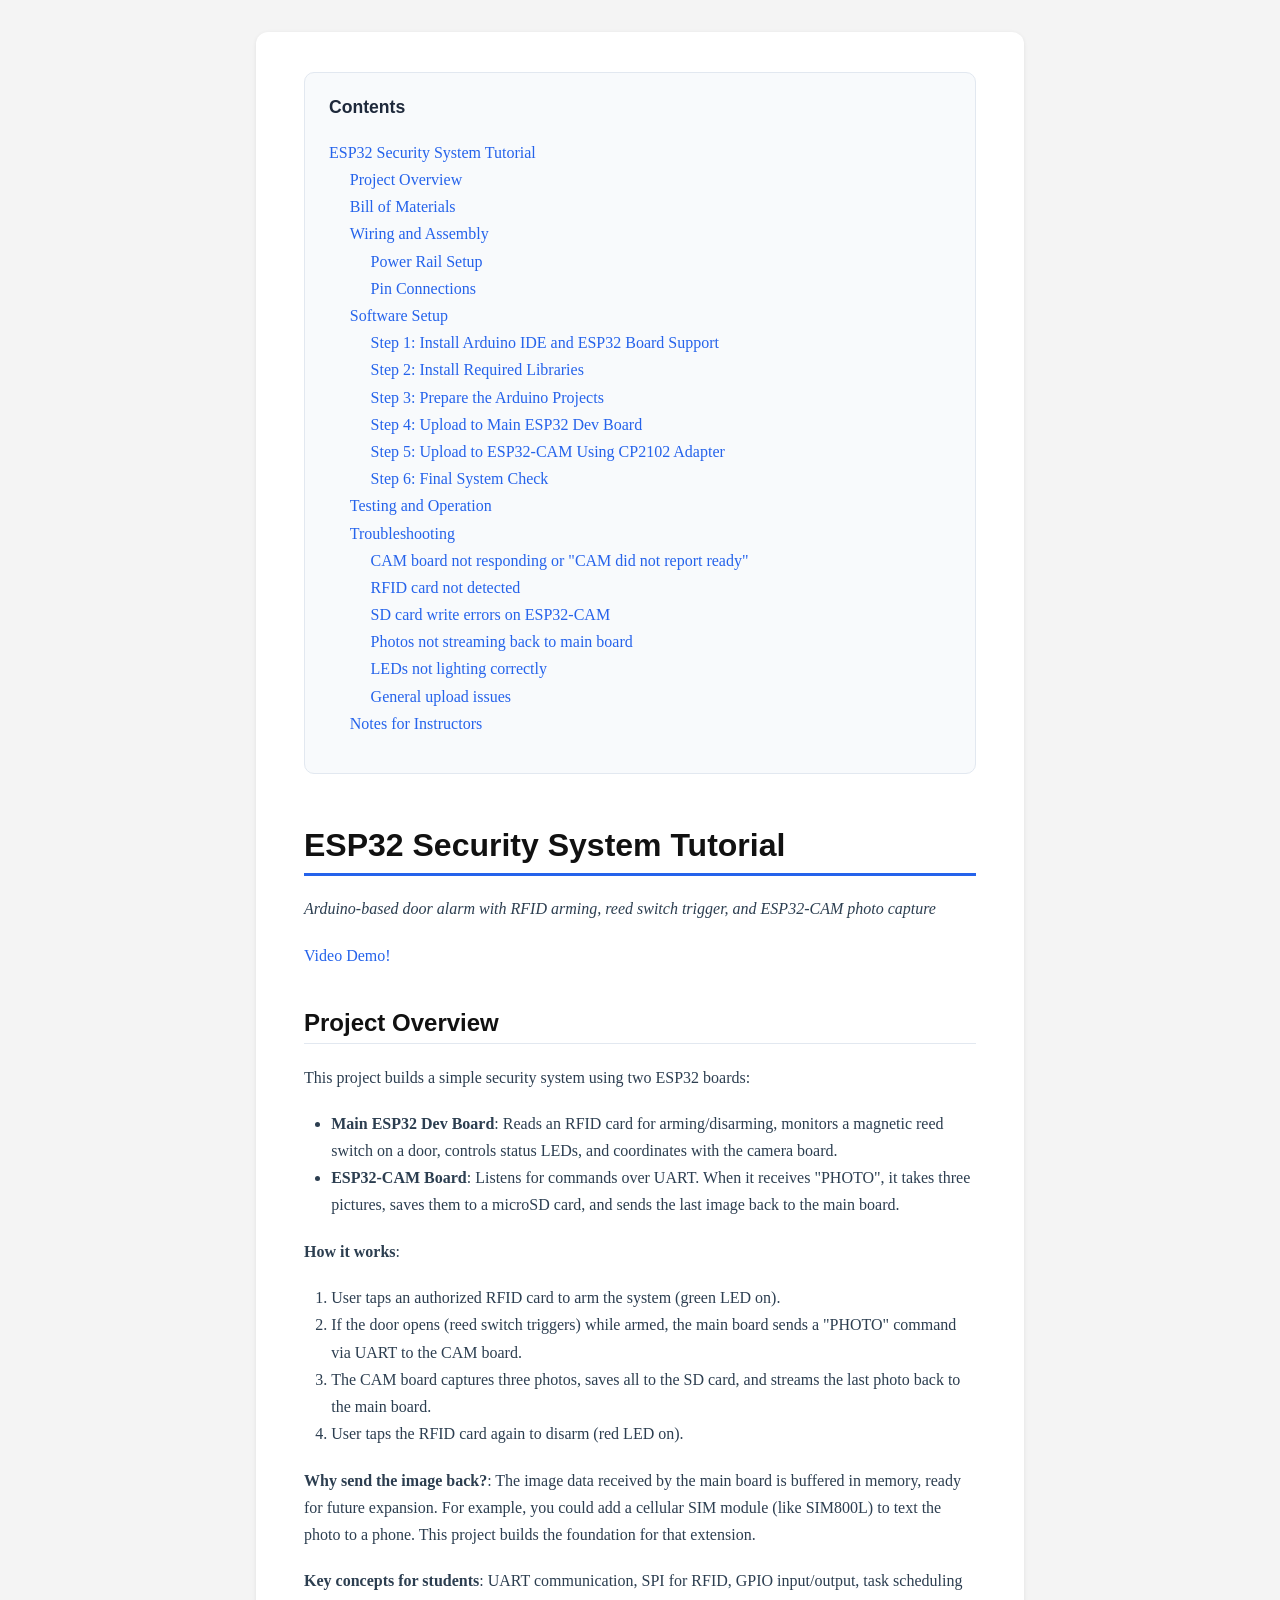
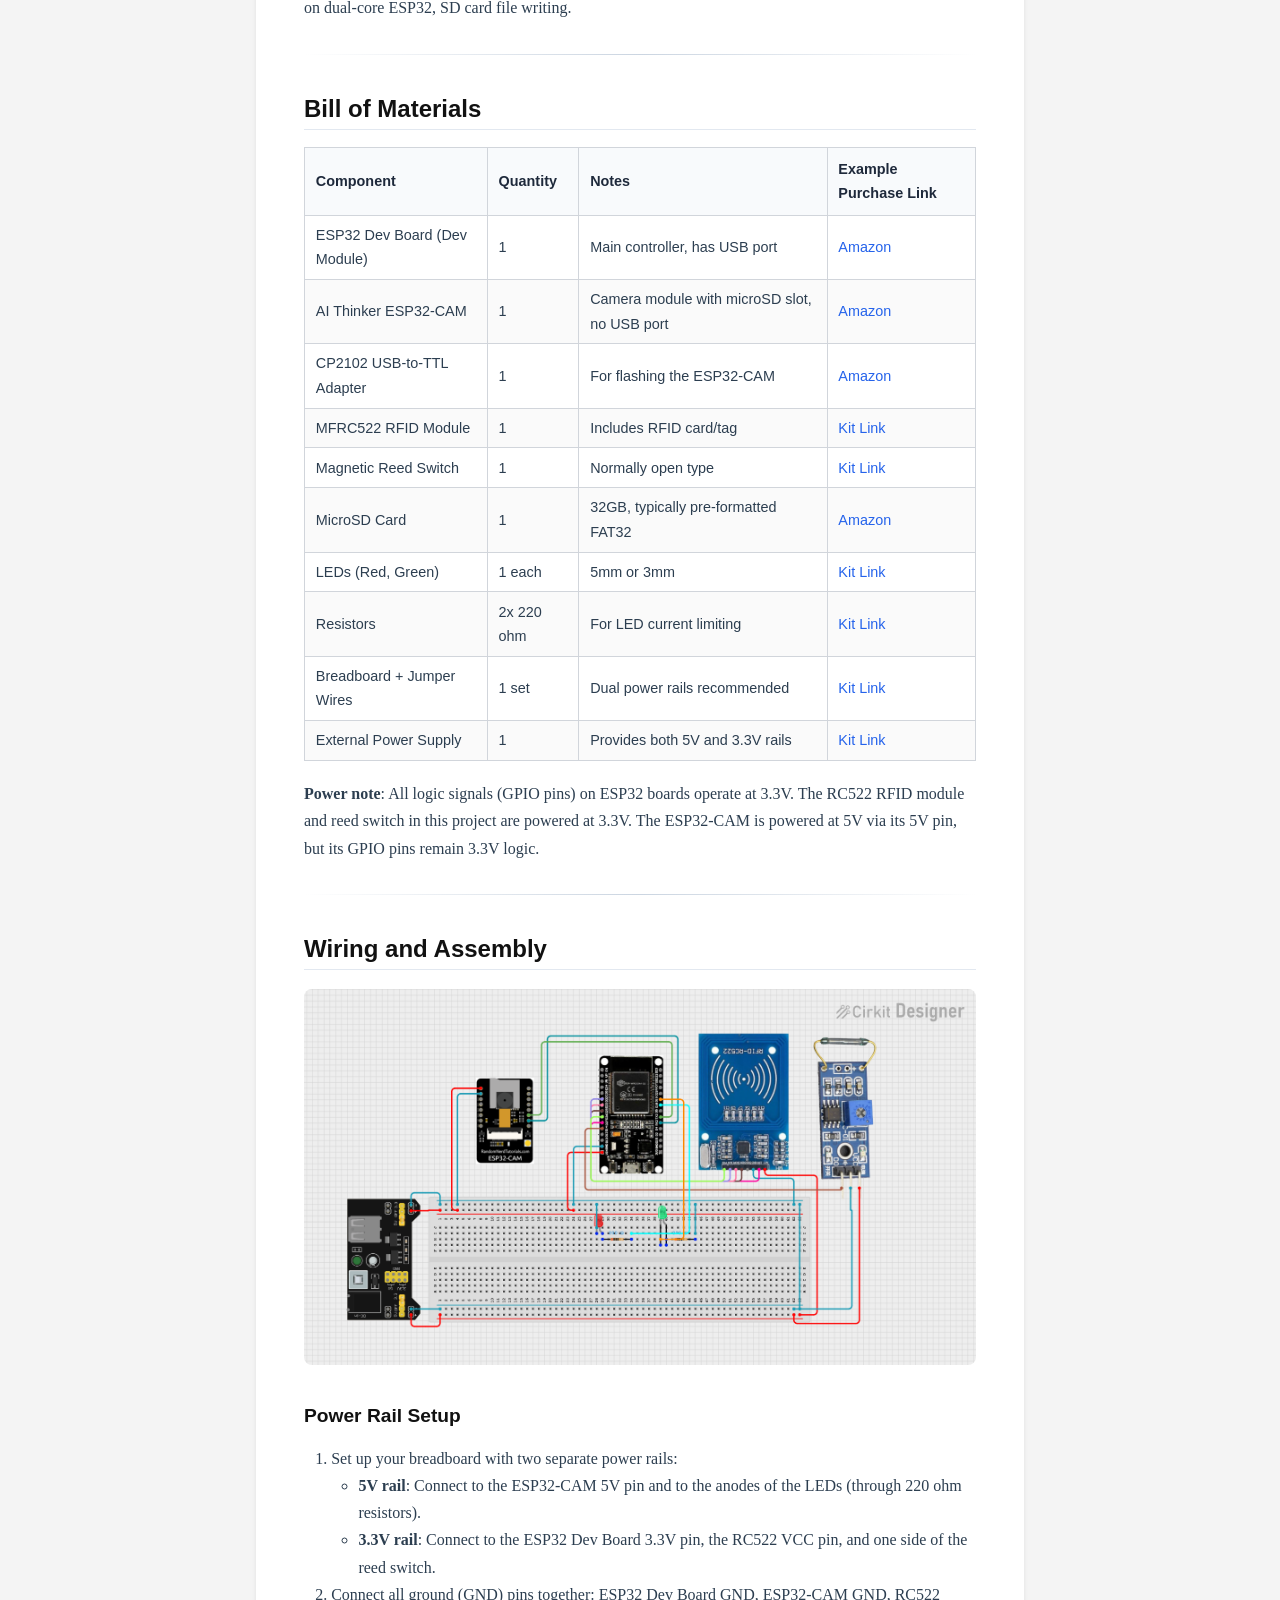
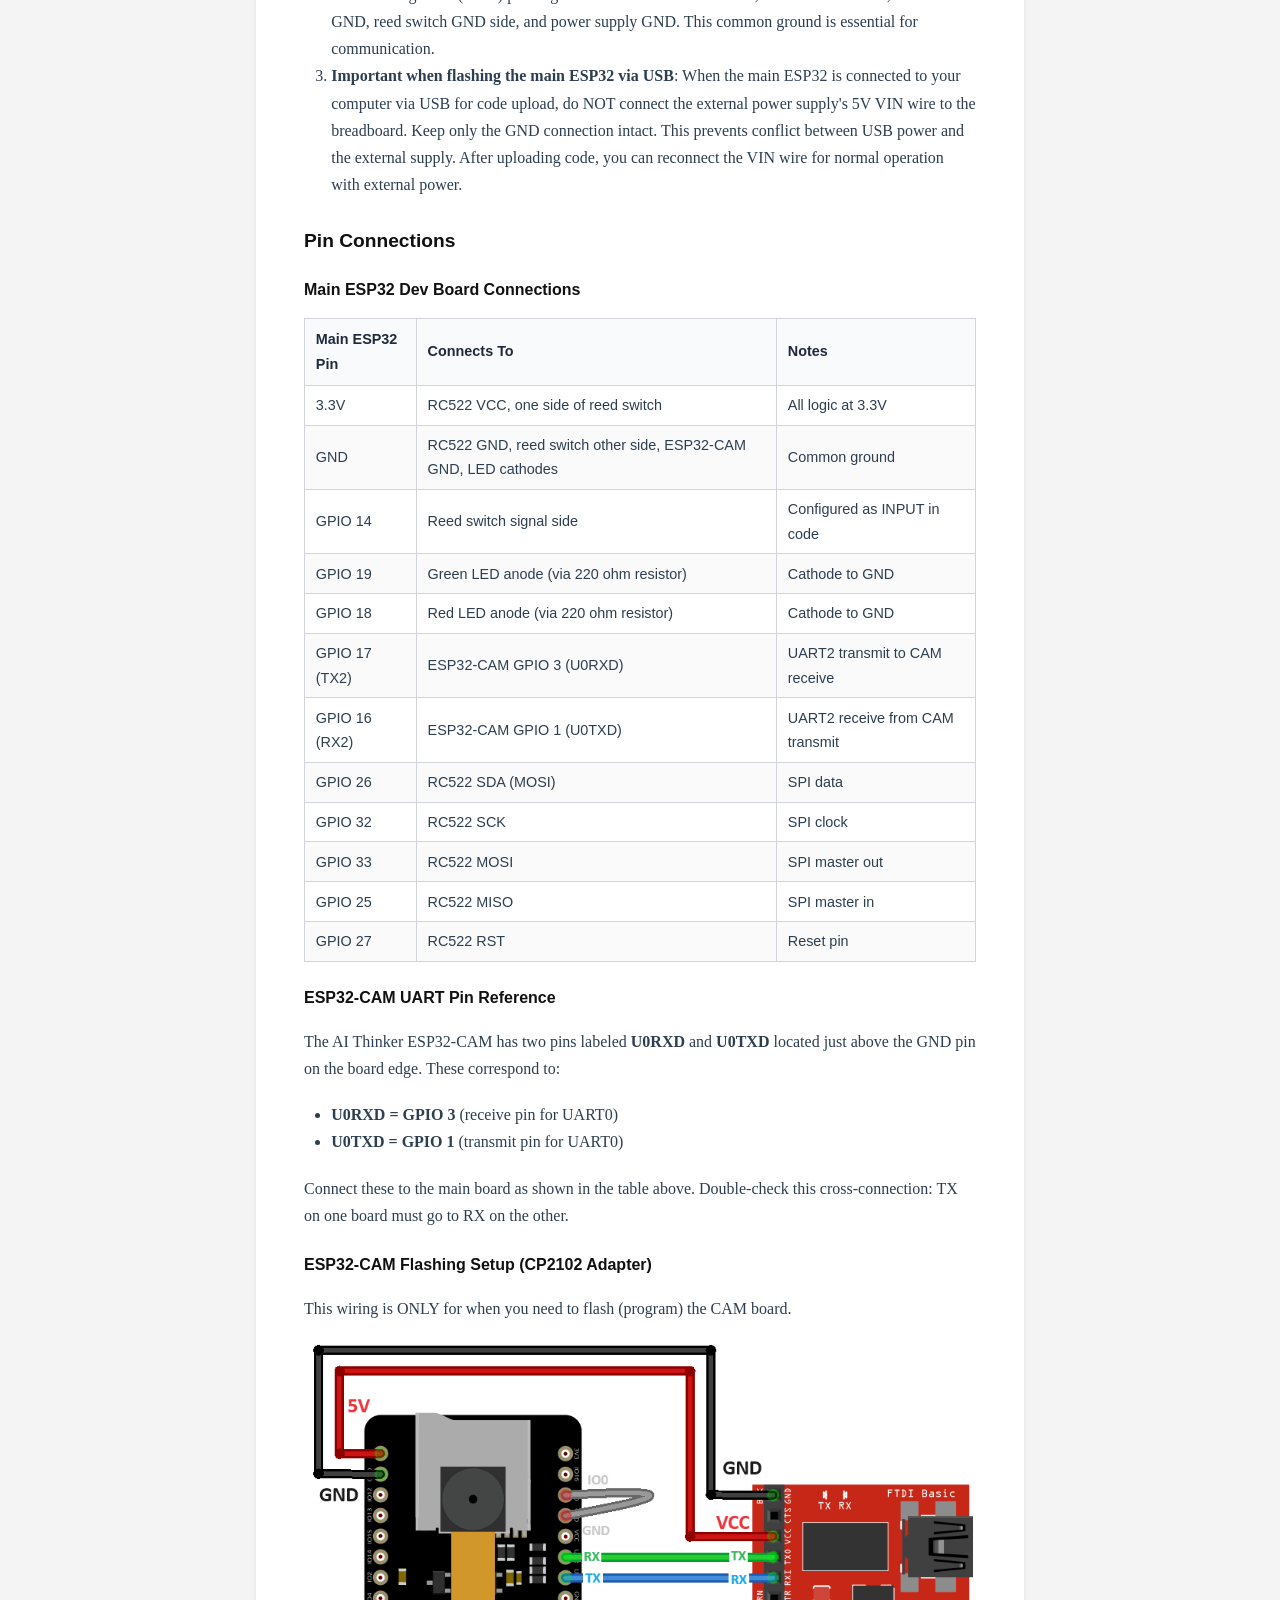
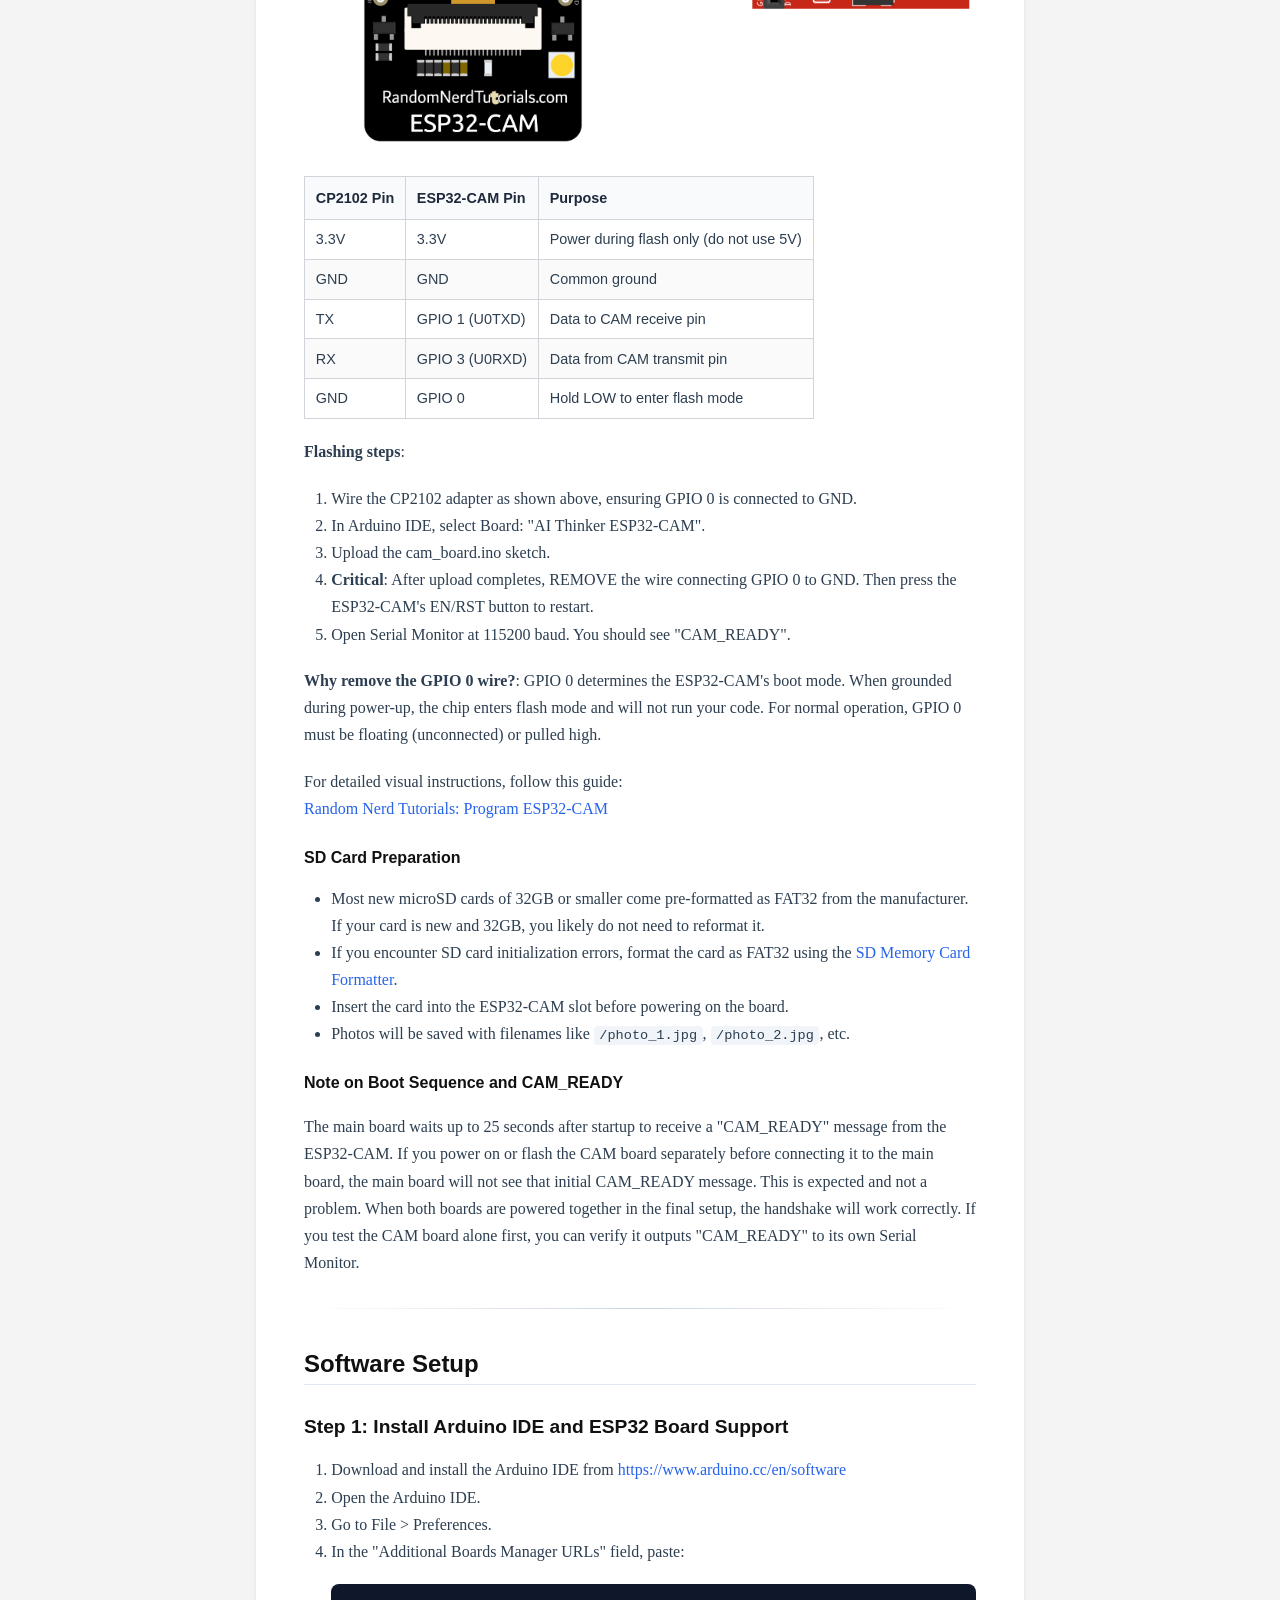
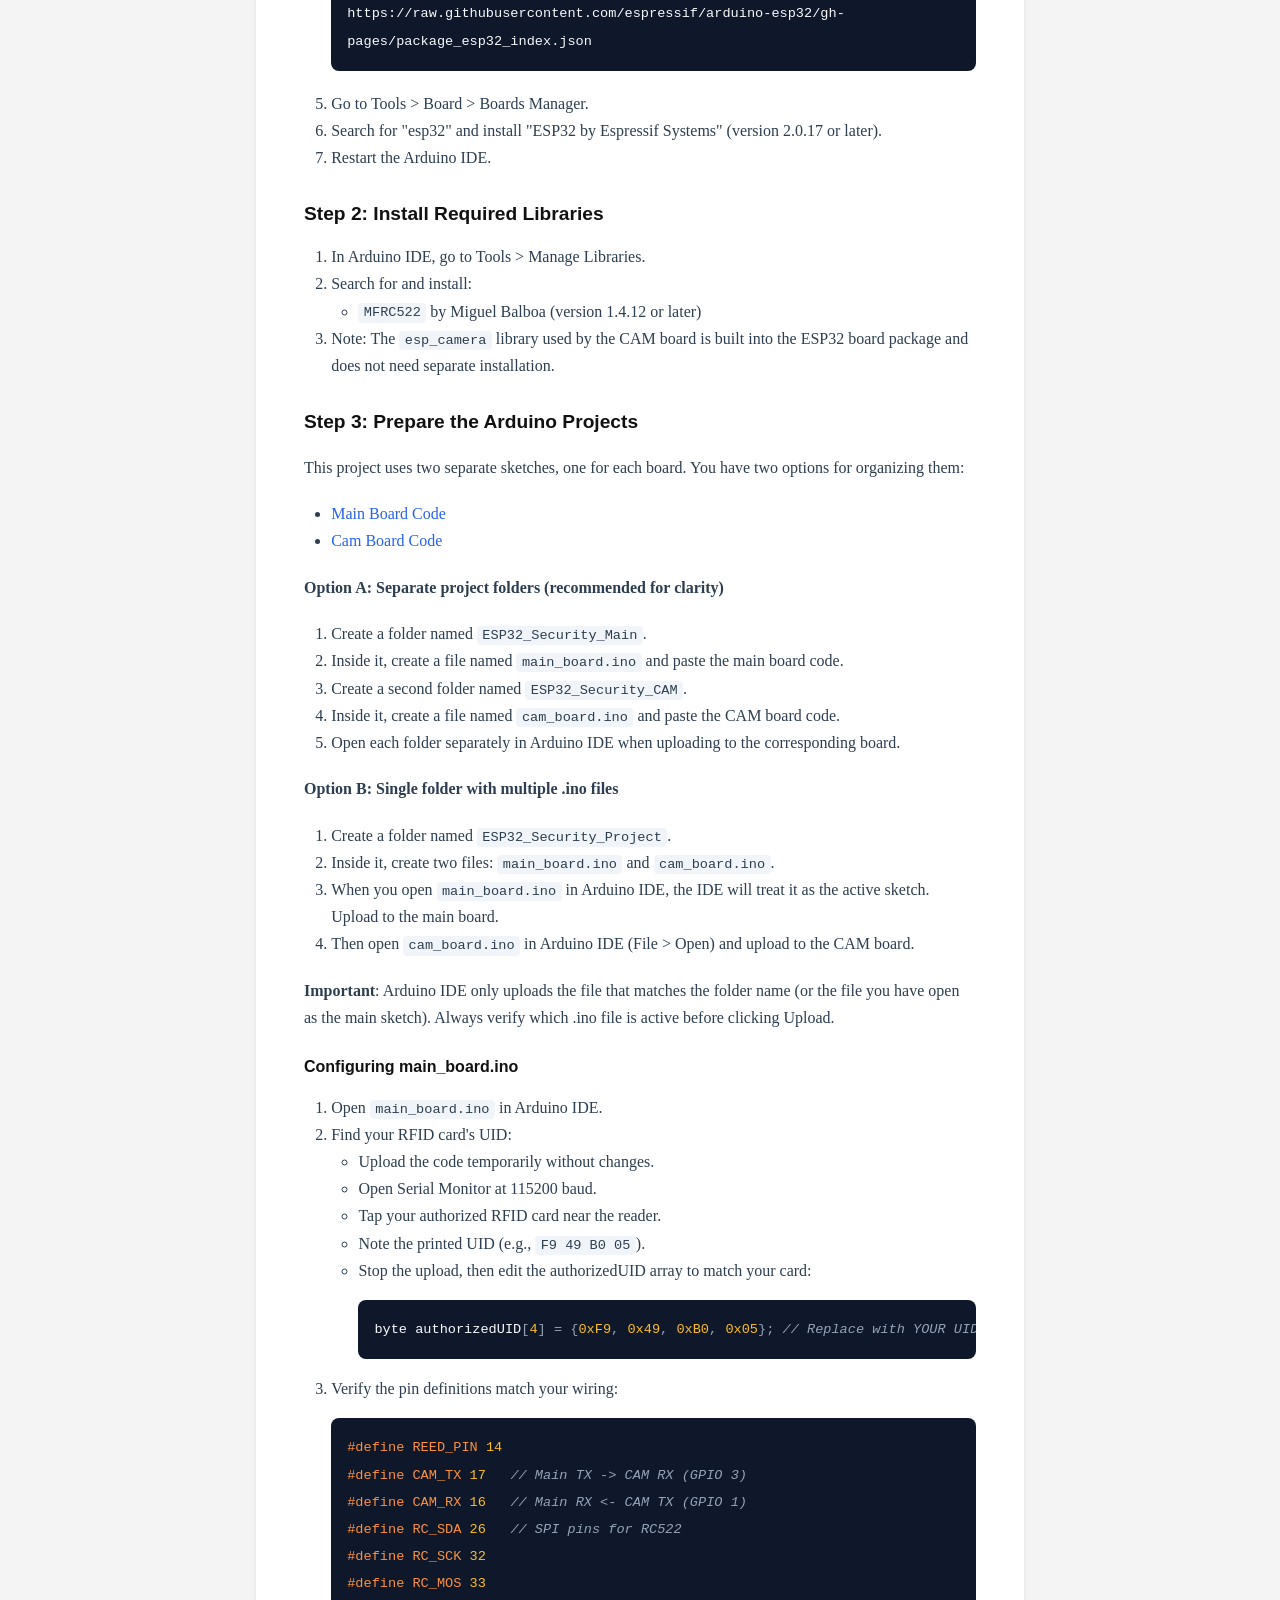
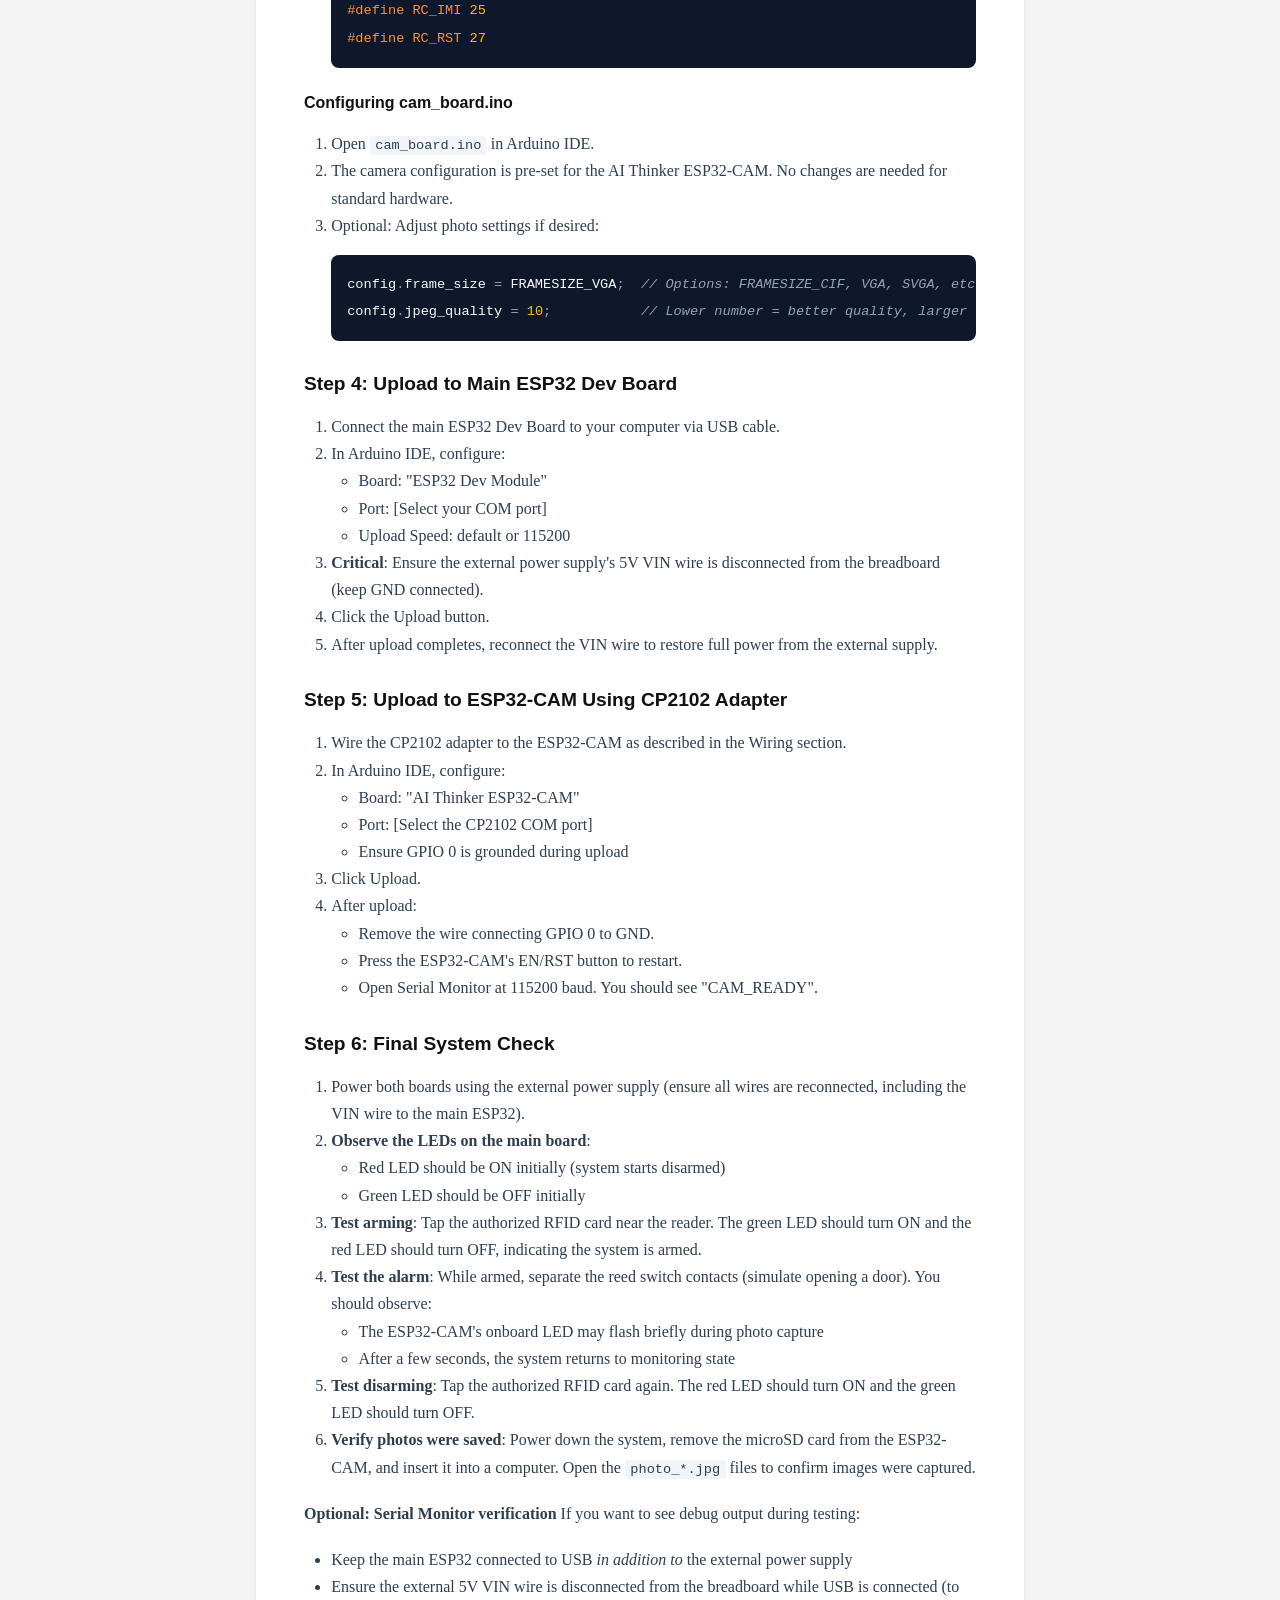
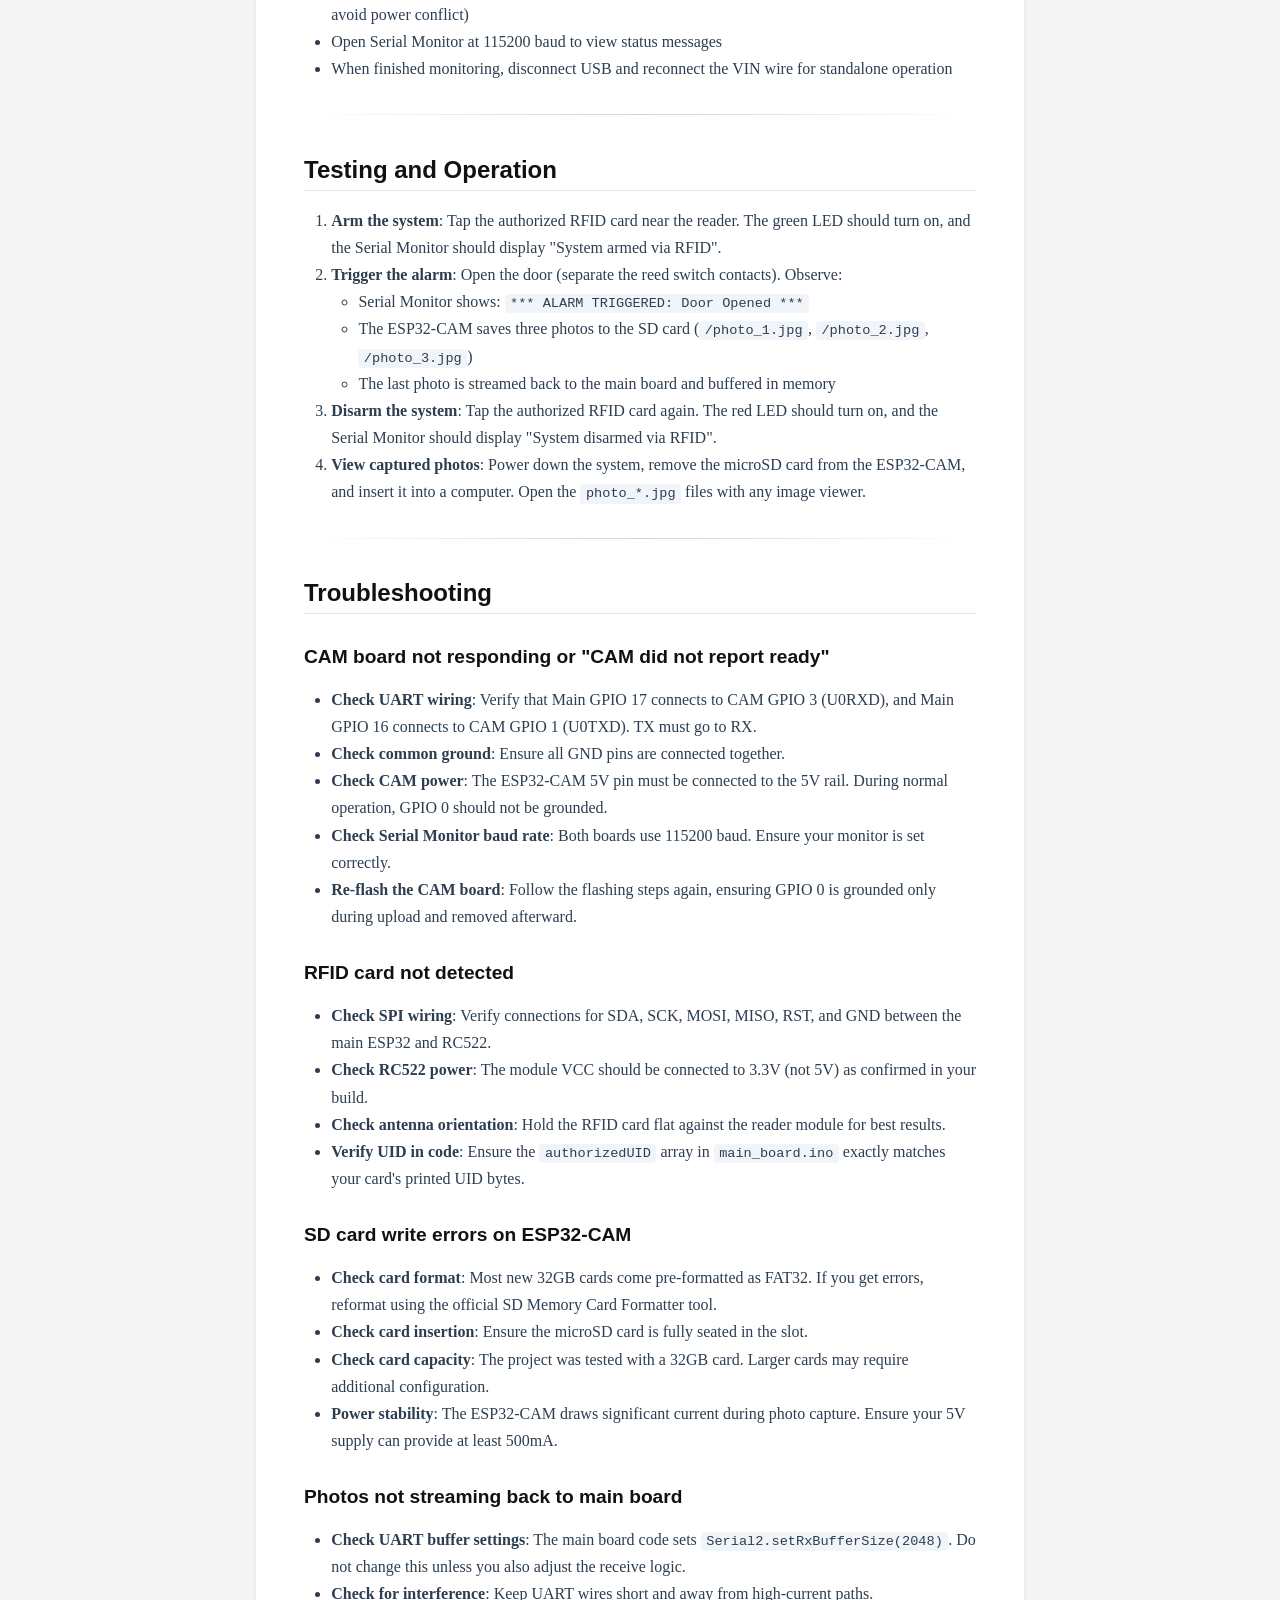
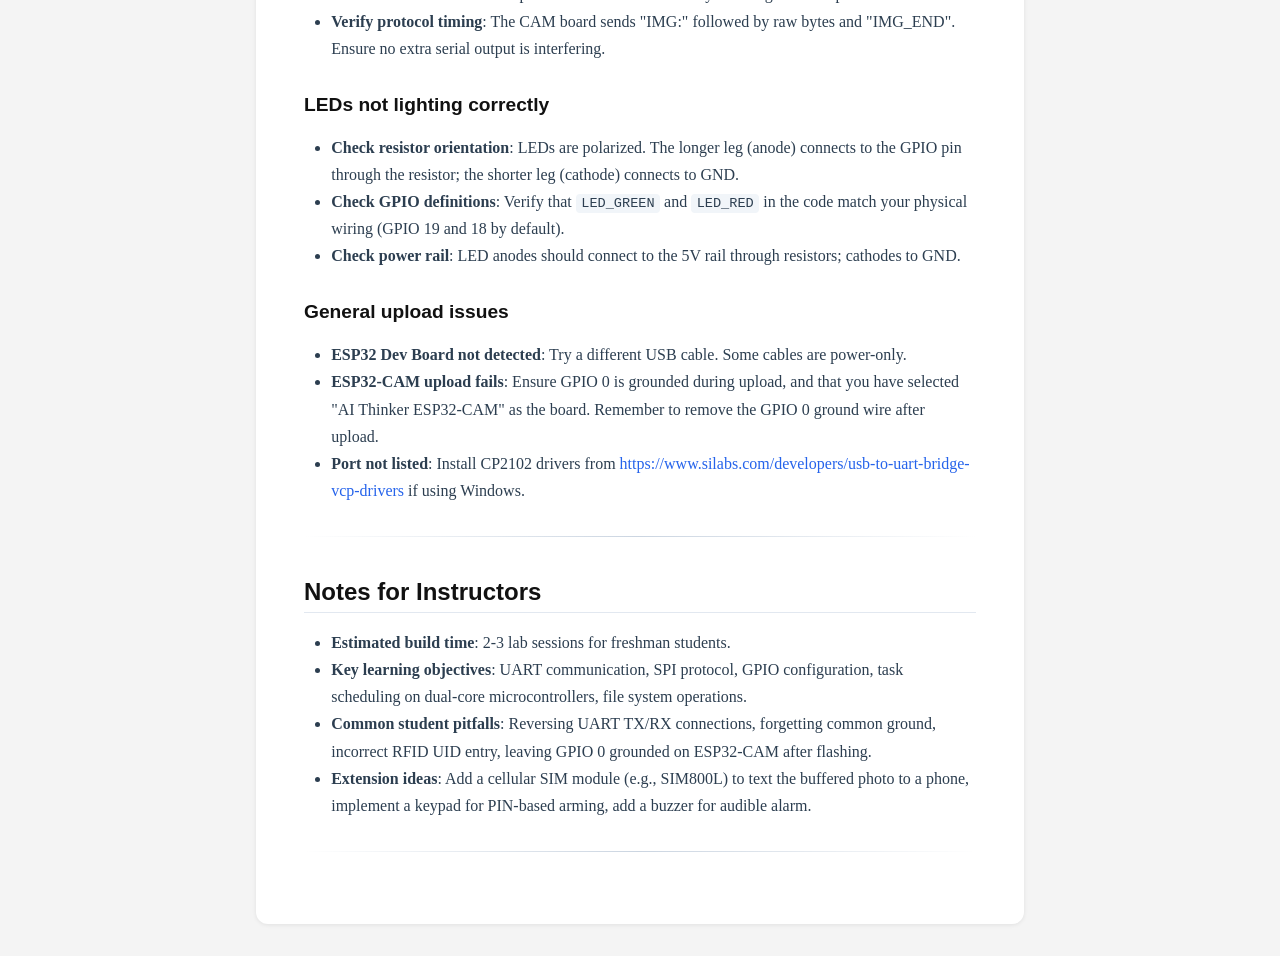
<file: index.html>
<!DOCTYPE html>
<html xmlns="http://www.w3.org/1999/xhtml" lang="" xml:lang="">
<head>
  <meta charset="utf-8" />
  <meta name="generator" content="pandoc" />
  <meta name="viewport" content="width=device-width, initial-scale=1.0, user-scalable=yes" />
  <title>tutorial</title>
  <style>
    code{white-space: pre-wrap;}
    span.smallcaps{font-variant: small-caps;}
    div.columns{display: flex; gap: min(4vw, 1.5em);}
    div.column{flex: auto; overflow-x: auto;}
    div.hanging-indent{margin-left: 1.5em; text-indent: -1.5em;}
    /* The extra [class] is a hack that increases specificity enough to
       override a similar rule in reveal.js */
    ul.task-list[class]{list-style: none;}
    ul.task-list li input[type="checkbox"] {
      font-size: inherit;
      width: 0.8em;
      margin: 0 0.8em 0.2em -1.6em;
      vertical-align: middle;
    }
    .display.math{display: block; text-align: center; margin: 0.5rem auto;}
    /* CSS for syntax highlighting */
    pre > code.sourceCode { white-space: pre; position: relative; }
    pre > code.sourceCode > span { line-height: 1.25; }
    pre > code.sourceCode > span:empty { height: 1.2em; }
    .sourceCode { overflow: visible; }
    code.sourceCode > span { color: inherit; text-decoration: inherit; }
    div.sourceCode { margin: 1em 0; }
    pre.sourceCode { margin: 0; }
    @media screen {
    div.sourceCode { overflow: auto; }
    }
    @media print {
    pre > code.sourceCode { white-space: pre-wrap; }
    pre > code.sourceCode > span { display: inline-block; text-indent: -5em; padding-left: 5em; }
    }
    pre.numberSource code
      { counter-reset: source-line 0; }
    pre.numberSource code > span
      { position: relative; left: -4em; counter-increment: source-line; }
    pre.numberSource code > span > a:first-child::before
      { content: counter(source-line);
        position: relative; left: -1em; text-align: right; vertical-align: baseline;
        border: none; display: inline-block;
        -webkit-touch-callout: none; -webkit-user-select: none;
        -khtml-user-select: none; -moz-user-select: none;
        -ms-user-select: none; user-select: none;
        padding: 0 4px; width: 4em;
        color: #aaaaaa;
      }
    pre.numberSource { margin-left: 3em; border-left: 1px solid #aaaaaa;  padding-left: 4px; }
    div.sourceCode
      {   }
    @media screen {
    pre > code.sourceCode > span > a:first-child::before { text-decoration: underline; }
    }
    code span.al { color: #ff0000; font-weight: bold; } /* Alert */
    code span.an { color: #60a0b0; font-weight: bold; font-style: italic; } /* Annotation */
    code span.at { color: #7d9029; } /* Attribute */
    code span.bn { color: #40a070; } /* BaseN */
    code span.bu { color: #008000; } /* BuiltIn */
    code span.cf { color: #007020; font-weight: bold; } /* ControlFlow */
    code span.ch { color: #4070a0; } /* Char */
    code span.cn { color: #880000; } /* Constant */
    code span.co { color: #60a0b0; font-style: italic; } /* Comment */
    code span.cv { color: #60a0b0; font-weight: bold; font-style: italic; } /* CommentVar */
    code span.do { color: #ba2121; font-style: italic; } /* Documentation */
    code span.dt { color: #902000; } /* DataType */
    code span.dv { color: #40a070; } /* DecVal */
    code span.er { color: #ff0000; font-weight: bold; } /* Error */
    code span.ex { } /* Extension */
    code span.fl { color: #40a070; } /* Float */
    code span.fu { color: #06287e; } /* Function */
    code span.im { color: #008000; font-weight: bold; } /* Import */
    code span.in { color: #60a0b0; font-weight: bold; font-style: italic; } /* Information */
    code span.kw { color: #007020; font-weight: bold; } /* Keyword */
    code span.op { color: #666666; } /* Operator */
    code span.ot { color: #007020; } /* Other */
    code span.pp { color: #bc7a00; } /* Preprocessor */
    code span.sc { color: #4070a0; } /* SpecialChar */
    code span.ss { color: #bb6688; } /* SpecialString */
    code span.st { color: #4070a0; } /* String */
    code span.va { color: #19177c; } /* Variable */
    code span.vs { color: #4070a0; } /* VerbatimString */
    code span.wa { color: #60a0b0; font-weight: bold; font-style: italic; } /* Warning */
  </style>
  <link rel="stylesheet" href="style.css" />
</head>
<body>
<nav id="TOC" role="doc-toc">
<ul>
<li><a href="#esp32-security-system-tutorial"
id="toc-esp32-security-system-tutorial">ESP32 Security System
Tutorial</a>
<ul>
<li><a href="#project-overview" id="toc-project-overview">Project
Overview</a></li>
<li><a href="#bill-of-materials" id="toc-bill-of-materials">Bill of
Materials</a></li>
<li><a href="#wiring-and-assembly" id="toc-wiring-and-assembly">Wiring
and Assembly</a>
<ul>
<li><a href="#power-rail-setup" id="toc-power-rail-setup">Power Rail
Setup</a></li>
<li><a href="#pin-connections" id="toc-pin-connections">Pin
Connections</a></li>
</ul></li>
<li><a href="#software-setup" id="toc-software-setup">Software Setup</a>
<ul>
<li><a href="#step-1-install-arduino-ide-and-esp32-board-support"
id="toc-step-1-install-arduino-ide-and-esp32-board-support">Step 1:
Install Arduino IDE and ESP32 Board Support</a></li>
<li><a href="#step-2-install-required-libraries"
id="toc-step-2-install-required-libraries">Step 2: Install Required
Libraries</a></li>
<li><a href="#step-3-prepare-the-arduino-projects"
id="toc-step-3-prepare-the-arduino-projects">Step 3: Prepare the Arduino
Projects</a></li>
<li><a href="#step-4-upload-to-main-esp32-dev-board"
id="toc-step-4-upload-to-main-esp32-dev-board">Step 4: Upload to Main
ESP32 Dev Board</a></li>
<li><a href="#step-5-upload-to-esp32-cam-using-cp2102-adapter"
id="toc-step-5-upload-to-esp32-cam-using-cp2102-adapter">Step 5: Upload
to ESP32-CAM Using CP2102 Adapter</a></li>
<li><a href="#step-6-final-system-check"
id="toc-step-6-final-system-check">Step 6: Final System Check</a></li>
</ul></li>
<li><a href="#testing-and-operation"
id="toc-testing-and-operation">Testing and Operation</a></li>
<li><a href="#troubleshooting"
id="toc-troubleshooting">Troubleshooting</a>
<ul>
<li><a href="#cam-board-not-responding-or-cam-did-not-report-ready"
id="toc-cam-board-not-responding-or-cam-did-not-report-ready">CAM board
not responding or "CAM did not report ready"</a></li>
<li><a href="#rfid-card-not-detected"
id="toc-rfid-card-not-detected">RFID card not detected</a></li>
<li><a href="#sd-card-write-errors-on-esp32-cam"
id="toc-sd-card-write-errors-on-esp32-cam">SD card write errors on
ESP32-CAM</a></li>
<li><a href="#photos-not-streaming-back-to-main-board"
id="toc-photos-not-streaming-back-to-main-board">Photos not streaming
back to main board</a></li>
<li><a href="#leds-not-lighting-correctly"
id="toc-leds-not-lighting-correctly">LEDs not lighting
correctly</a></li>
<li><a href="#general-upload-issues"
id="toc-general-upload-issues">General upload issues</a></li>
</ul></li>
<li><a href="#notes-for-instructors"
id="toc-notes-for-instructors">Notes for Instructors</a></li>
</ul></li>
</ul>
</nav>
<h1 id="esp32-security-system-tutorial">ESP32 Security System
Tutorial</h1>
<p><em>Arduino-based door alarm with RFID arming, reed switch trigger,
and ESP32-CAM photo capture</em></p>
<p><a href="https://youtu.be/lcdtWoCZPhM">Video Demo!</a></p>
<h2 id="project-overview">Project Overview</h2>
<p>This project builds a simple security system using two ESP32
boards:</p>
<ul>
<li><strong>Main ESP32 Dev Board</strong>: Reads an RFID card for
arming/disarming, monitors a magnetic reed switch on a door, controls
status LEDs, and coordinates with the camera board.</li>
<li><strong>ESP32-CAM Board</strong>: Listens for commands over UART.
When it receives "PHOTO", it takes three pictures, saves them to a
microSD card, and sends the last image back to the main board.</li>
</ul>
<p><strong>How it works</strong>:</p>
<ol type="1">
<li>User taps an authorized RFID card to arm the system (green LED
on).</li>
<li>If the door opens (reed switch triggers) while armed, the main board
sends a "PHOTO" command via UART to the CAM board.</li>
<li>The CAM board captures three photos, saves all to the SD card, and
streams the last photo back to the main board.</li>
<li>User taps the RFID card again to disarm (red LED on).</li>
</ol>
<p><strong>Why send the image back?</strong>: The image data received by
the main board is buffered in memory, ready for future expansion. For
example, you could add a cellular SIM module (like SIM800L) to text the
photo to a phone. This project builds the foundation for that
extension.</p>
<p><strong>Key concepts for students</strong>: UART communication, SPI
for RFID, GPIO input/output, task scheduling on dual-core ESP32, SD card
file writing.</p>
<hr />
<h2 id="bill-of-materials">Bill of Materials</h2>
<table>
<thead>
<tr class="header">
<th>Component</th>
<th>Quantity</th>
<th>Notes</th>
<th>Example Purchase Link</th>
</tr>
</thead>
<tbody>
<tr class="odd">
<td>ESP32 Dev Board (Dev Module)</td>
<td>1</td>
<td>Main controller, has USB port</td>
<td><a href="https://www.amazon.com/dp/B0D8T53CQ5">Amazon</a></td>
</tr>
<tr class="even">
<td>AI Thinker ESP32-CAM</td>
<td>1</td>
<td>Camera module with microSD slot, no USB port</td>
<td><a href="https://www.amazon.com/dp/B09TB1GJ7P">Amazon</a></td>
</tr>
<tr class="odd">
<td>CP2102 USB-to-TTL Adapter</td>
<td>1</td>
<td>For flashing the ESP32-CAM</td>
<td><a href="https://www.amazon.com/dp/B00LODGRV8">Amazon</a></td>
</tr>
<tr class="even">
<td>MFRC522 RFID Module</td>
<td>1</td>
<td>Includes RFID card/tag</td>
<td><a
href="https://www.amazon.com/EL-KIT-001-Project-Complete-Starter-Tutorial/dp/B01CZTLHGE/">Kit
Link</a></td>
</tr>
<tr class="odd">
<td>Magnetic Reed Switch</td>
<td>1</td>
<td>Normally open type</td>
<td><a
href="https://www.amazon.com/EL-KIT-001-Project-Complete-Starter-Tutorial/dp/B01CZTLHGE/">Kit
Link</a></td>
</tr>
<tr class="even">
<td>MicroSD Card</td>
<td>1</td>
<td>32GB, typically pre-formatted FAT32</td>
<td><a href="https://www.amazon.com/dp/B0749KG1JK">Amazon</a></td>
</tr>
<tr class="odd">
<td>LEDs (Red, Green)</td>
<td>1 each</td>
<td>5mm or 3mm</td>
<td><a
href="https://www.amazon.com/EL-KIT-001-Project-Complete-Starter-Tutorial/dp/B01CZTLHGE/">Kit
Link</a></td>
</tr>
<tr class="even">
<td>Resistors</td>
<td>2x 220 ohm</td>
<td>For LED current limiting</td>
<td><a
href="https://www.amazon.com/EL-KIT-001-Project-Complete-Starter-Tutorial/dp/B01CZTLHGE/">Kit
Link</a></td>
</tr>
<tr class="odd">
<td>Breadboard + Jumper Wires</td>
<td>1 set</td>
<td>Dual power rails recommended</td>
<td><a
href="https://www.amazon.com/EL-KIT-001-Project-Complete-Starter-Tutorial/dp/B01CZTLHGE/">Kit
Link</a></td>
</tr>
<tr class="even">
<td>External Power Supply</td>
<td>1</td>
<td>Provides both 5V and 3.3V rails</td>
<td><a
href="https://www.amazon.com/EL-KIT-001-Project-Complete-Starter-Tutorial/dp/B01CZTLHGE/">Kit
Link</a></td>
</tr>
</tbody>
</table>
<p><strong>Power note</strong>: All logic signals (GPIO pins) on ESP32
boards operate at 3.3V. The RC522 RFID module and reed switch in this
project are powered at 3.3V. The ESP32-CAM is powered at 5V via its 5V
pin, but its GPIO pins remain 3.3V logic.</p>
<hr />
<h2 id="wiring-and-assembly">Wiring and Assembly</h2>
<p><img src="./circuit_image.png" alt="Circuit Diagram" /></p>
<h3 id="power-rail-setup">Power Rail Setup</h3>
<ol type="1">
<li>Set up your breadboard with two separate power rails:
<ul>
<li><strong>5V rail</strong>: Connect to the ESP32-CAM 5V pin and to the
anodes of the LEDs (through 220 ohm resistors).</li>
<li><strong>3.3V rail</strong>: Connect to the ESP32 Dev Board 3.3V pin,
the RC522 VCC pin, and one side of the reed switch.</li>
</ul></li>
<li>Connect all ground (GND) pins together: ESP32 Dev Board GND,
ESP32-CAM GND, RC522 GND, reed switch GND side, and power supply GND.
This common ground is essential for communication.</li>
<li><strong>Important when flashing the main ESP32 via USB</strong>:
When the main ESP32 is connected to your computer via USB for code
upload, do NOT connect the external power supply's 5V VIN wire to the
breadboard. Keep only the GND connection intact. This prevents conflict
between USB power and the external supply. After uploading code, you can
reconnect the VIN wire for normal operation with external power.</li>
</ol>
<h3 id="pin-connections">Pin Connections</h3>
<h4 id="main-esp32-dev-board-connections">Main ESP32 Dev Board
Connections</h4>
<table>
<thead>
<tr class="header">
<th>Main ESP32 Pin</th>
<th>Connects To</th>
<th>Notes</th>
</tr>
</thead>
<tbody>
<tr class="odd">
<td>3.3V</td>
<td>RC522 VCC, one side of reed switch</td>
<td>All logic at 3.3V</td>
</tr>
<tr class="even">
<td>GND</td>
<td>RC522 GND, reed switch other side, ESP32-CAM GND, LED cathodes</td>
<td>Common ground</td>
</tr>
<tr class="odd">
<td>GPIO 14</td>
<td>Reed switch signal side</td>
<td>Configured as INPUT in code</td>
</tr>
<tr class="even">
<td>GPIO 19</td>
<td>Green LED anode (via 220 ohm resistor)</td>
<td>Cathode to GND</td>
</tr>
<tr class="odd">
<td>GPIO 18</td>
<td>Red LED anode (via 220 ohm resistor)</td>
<td>Cathode to GND</td>
</tr>
<tr class="even">
<td>GPIO 17 (TX2)</td>
<td>ESP32-CAM GPIO 3 (U0RXD)</td>
<td>UART2 transmit to CAM receive</td>
</tr>
<tr class="odd">
<td>GPIO 16 (RX2)</td>
<td>ESP32-CAM GPIO 1 (U0TXD)</td>
<td>UART2 receive from CAM transmit</td>
</tr>
<tr class="even">
<td>GPIO 26</td>
<td>RC522 SDA (MOSI)</td>
<td>SPI data</td>
</tr>
<tr class="odd">
<td>GPIO 32</td>
<td>RC522 SCK</td>
<td>SPI clock</td>
</tr>
<tr class="even">
<td>GPIO 33</td>
<td>RC522 MOSI</td>
<td>SPI master out</td>
</tr>
<tr class="odd">
<td>GPIO 25</td>
<td>RC522 MISO</td>
<td>SPI master in</td>
</tr>
<tr class="even">
<td>GPIO 27</td>
<td>RC522 RST</td>
<td>Reset pin</td>
</tr>
</tbody>
</table>
<h4 id="esp32-cam-uart-pin-reference">ESP32-CAM UART Pin Reference</h4>
<p>The AI Thinker ESP32-CAM has two pins labeled <strong>U0RXD</strong>
and <strong>U0TXD</strong> located just above the GND pin on the board
edge. These correspond to:</p>
<ul>
<li><strong>U0RXD = GPIO 3</strong> (receive pin for UART0)</li>
<li><strong>U0TXD = GPIO 1</strong> (transmit pin for UART0)</li>
</ul>
<p>Connect these to the main board as shown in the table above.
Double-check this cross-connection: TX on one board must go to RX on the
other.</p>
<h4 id="esp32-cam-flashing-setup-cp2102-adapter">ESP32-CAM Flashing
Setup (CP2102 Adapter)</h4>
<p>This wiring is ONLY for when you need to flash (program) the CAM
board.</p>
<p><img src="./ESP32-CAM-FTDI-programmer.webp"
alt="CAM Flash Wiring Diagram" /></p>
<table>
<thead>
<tr class="header">
<th>CP2102 Pin</th>
<th>ESP32-CAM Pin</th>
<th>Purpose</th>
</tr>
</thead>
<tbody>
<tr class="odd">
<td>3.3V</td>
<td>3.3V</td>
<td>Power during flash only (do not use 5V)</td>
</tr>
<tr class="even">
<td>GND</td>
<td>GND</td>
<td>Common ground</td>
</tr>
<tr class="odd">
<td>TX</td>
<td>GPIO 1 (U0TXD)</td>
<td>Data to CAM receive pin</td>
</tr>
<tr class="even">
<td>RX</td>
<td>GPIO 3 (U0RXD)</td>
<td>Data from CAM transmit pin</td>
</tr>
<tr class="odd">
<td>GND</td>
<td>GPIO 0</td>
<td>Hold LOW to enter flash mode</td>
</tr>
</tbody>
</table>
<p><strong>Flashing steps</strong>:</p>
<ol type="1">
<li>Wire the CP2102 adapter as shown above, ensuring GPIO 0 is connected
to GND.</li>
<li>In Arduino IDE, select Board: "AI Thinker ESP32-CAM".</li>
<li>Upload the cam_board.ino sketch.</li>
<li><strong>Critical</strong>: After upload completes, REMOVE the wire
connecting GPIO 0 to GND. Then press the ESP32-CAM's EN/RST button to
restart.</li>
<li>Open Serial Monitor at 115200 baud. You should see "CAM_READY".</li>
</ol>
<p><strong>Why remove the GPIO 0 wire?</strong>: GPIO 0 determines the
ESP32-CAM's boot mode. When grounded during power-up, the chip enters
flash mode and will not run your code. For normal operation, GPIO 0 must
be floating (unconnected) or pulled high.</p>
<p>For detailed visual instructions, follow this guide:<br />
<a
href="https://randomnerdtutorials.com/program-upload-code-esp32-cam/">Random
Nerd Tutorials: Program ESP32-CAM</a></p>
<h4 id="sd-card-preparation">SD Card Preparation</h4>
<ul>
<li>Most new microSD cards of 32GB or smaller come pre-formatted as
FAT32 from the manufacturer. If your card is new and 32GB, you likely do
not need to reformat it.</li>
<li>If you encounter SD card initialization errors, format the card as
FAT32 using the <a href="https://www.sdcard.org/downloads/formatter/">SD
Memory Card Formatter</a>.</li>
<li>Insert the card into the ESP32-CAM slot before powering on the
board.</li>
<li>Photos will be saved with filenames like <code>/photo_1.jpg</code>,
<code>/photo_2.jpg</code>, etc.</li>
</ul>
<h4 id="note-on-boot-sequence-and-cam_ready">Note on Boot Sequence and
CAM_READY</h4>
<p>The main board waits up to 25 seconds after startup to receive a
"CAM_READY" message from the ESP32-CAM. If you power on or flash the CAM
board separately before connecting it to the main board, the main board
will not see that initial CAM_READY message. This is expected and not a
problem. When both boards are powered together in the final setup, the
handshake will work correctly. If you test the CAM board alone first,
you can verify it outputs "CAM_READY" to its own Serial Monitor.</p>
<hr />
<h2 id="software-setup">Software Setup</h2>
<h3 id="step-1-install-arduino-ide-and-esp32-board-support">Step 1:
Install Arduino IDE and ESP32 Board Support</h3>
<ol type="1">
<li>Download and install the Arduino IDE from <a
href="https://www.arduino.cc/en/software">https://www.arduino.cc/en/software</a></li>
<li>Open the Arduino IDE.</li>
<li>Go to File &gt; Preferences.</li>
<li>In the "Additional Boards Manager URLs" field, paste:
<pre><code>https://raw.githubusercontent.com/espressif/arduino-esp32/gh-pages/package_esp32_index.json</code></pre></li>
<li>Go to Tools &gt; Board &gt; Boards Manager.</li>
<li>Search for "esp32" and install "ESP32 by Espressif Systems" (version
2.0.17 or later).</li>
<li>Restart the Arduino IDE.</li>
</ol>
<h3 id="step-2-install-required-libraries">Step 2: Install Required
Libraries</h3>
<ol type="1">
<li>In Arduino IDE, go to Tools &gt; Manage Libraries.</li>
<li>Search for and install:
<ul>
<li><code>MFRC522</code> by Miguel Balboa (version 1.4.12 or later)</li>
</ul></li>
<li>Note: The <code>esp_camera</code> library used by the CAM board is
built into the ESP32 board package and does not need separate
installation.</li>
</ol>
<h3 id="step-3-prepare-the-arduino-projects">Step 3: Prepare the Arduino
Projects</h3>
<p>This project uses two separate sketches, one for each board. You have
two options for organizing them:</p>
<ul>
<li><a href="./main_board.ino">Main Board Code</a></li>
<li><a href="./cam_board.ino">Cam Board Code</a></li>
</ul>
<p><strong>Option A: Separate project folders (recommended for
clarity)</strong></p>
<ol type="1">
<li>Create a folder named <code>ESP32_Security_Main</code>.</li>
<li>Inside it, create a file named <code>main_board.ino</code> and paste
the main board code.</li>
<li>Create a second folder named <code>ESP32_Security_CAM</code>.</li>
<li>Inside it, create a file named <code>cam_board.ino</code> and paste
the CAM board code.</li>
<li>Open each folder separately in Arduino IDE when uploading to the
corresponding board.</li>
</ol>
<p><strong>Option B: Single folder with multiple .ino files</strong></p>
<ol type="1">
<li>Create a folder named <code>ESP32_Security_Project</code>.</li>
<li>Inside it, create two files: <code>main_board.ino</code> and
<code>cam_board.ino</code>.</li>
<li>When you open <code>main_board.ino</code> in Arduino IDE, the IDE
will treat it as the active sketch. Upload to the main board.</li>
<li>Then open <code>cam_board.ino</code> in Arduino IDE (File &gt; Open)
and upload to the CAM board.</li>
</ol>
<p><strong>Important</strong>: Arduino IDE only uploads the file that
matches the folder name (or the file you have open as the main sketch).
Always verify which .ino file is active before clicking Upload.</p>
<h4 id="configuring-main_boardino">Configuring main_board.ino</h4>
<ol type="1">
<li>Open <code>main_board.ino</code> in Arduino IDE.</li>
<li>Find your RFID card's UID:
<ul>
<li>Upload the code temporarily without changes.</li>
<li>Open Serial Monitor at 115200 baud.</li>
<li>Tap your authorized RFID card near the reader.</li>
<li>Note the printed UID (e.g., <code>F9 49 B0 05</code>).</li>
<li>Stop the upload, then edit the authorizedUID array to match your
card:
<div class="sourceCode" id="cb2"><pre
class="sourceCode cpp"><code class="sourceCode cpp"><span id="cb2-1"><a href="#cb2-1" aria-hidden="true" tabindex="-1"></a>byte authorizedUID<span class="op">[</span><span class="dv">4</span><span class="op">]</span> <span class="op">=</span> <span class="op">{</span><span class="bn">0xF9</span><span class="op">,</span> <span class="bn">0x49</span><span class="op">,</span> <span class="bn">0xB0</span><span class="op">,</span> <span class="bn">0x05</span><span class="op">};</span> <span class="co">// Replace with YOUR UID bytes</span></span></code></pre></div></li>
</ul></li>
<li>Verify the pin definitions match your wiring:
<div class="sourceCode" id="cb3"><pre
class="sourceCode cpp"><code class="sourceCode cpp"><span id="cb3-1"><a href="#cb3-1" aria-hidden="true" tabindex="-1"></a><span class="pp">#define REED_PIN </span><span class="dv">14</span></span>
<span id="cb3-2"><a href="#cb3-2" aria-hidden="true" tabindex="-1"></a><span class="pp">#define CAM_TX </span><span class="dv">17</span><span class="pp">   </span><span class="co">// Main TX -&gt; CAM RX (GPIO 3)</span></span>
<span id="cb3-3"><a href="#cb3-3" aria-hidden="true" tabindex="-1"></a><span class="pp">#define CAM_RX </span><span class="dv">16</span><span class="pp">   </span><span class="co">// Main RX &lt;- CAM TX (GPIO 1)</span></span>
<span id="cb3-4"><a href="#cb3-4" aria-hidden="true" tabindex="-1"></a><span class="pp">#define RC_SDA </span><span class="dv">26</span><span class="pp">   </span><span class="co">// SPI pins for RC522</span></span>
<span id="cb3-5"><a href="#cb3-5" aria-hidden="true" tabindex="-1"></a><span class="pp">#define RC_SCK </span><span class="dv">32</span></span>
<span id="cb3-6"><a href="#cb3-6" aria-hidden="true" tabindex="-1"></a><span class="pp">#define RC_MOS </span><span class="dv">33</span></span>
<span id="cb3-7"><a href="#cb3-7" aria-hidden="true" tabindex="-1"></a><span class="pp">#define RC_IMI </span><span class="dv">25</span></span>
<span id="cb3-8"><a href="#cb3-8" aria-hidden="true" tabindex="-1"></a><span class="pp">#define RC_RST </span><span class="dv">27</span></span></code></pre></div></li>
</ol>
<h4 id="configuring-cam_boardino">Configuring cam_board.ino</h4>
<ol type="1">
<li>Open <code>cam_board.ino</code> in Arduino IDE.</li>
<li>The camera configuration is pre-set for the AI Thinker ESP32-CAM. No
changes are needed for standard hardware.</li>
<li>Optional: Adjust photo settings if desired:
<div class="sourceCode" id="cb4"><pre
class="sourceCode cpp"><code class="sourceCode cpp"><span id="cb4-1"><a href="#cb4-1" aria-hidden="true" tabindex="-1"></a>config<span class="op">.</span>frame_size <span class="op">=</span> FRAMESIZE_VGA<span class="op">;</span>  <span class="co">// Options: FRAMESIZE_CIF, VGA, SVGA, etc.</span></span>
<span id="cb4-2"><a href="#cb4-2" aria-hidden="true" tabindex="-1"></a>config<span class="op">.</span>jpeg_quality <span class="op">=</span> <span class="dv">10</span><span class="op">;</span>           <span class="co">// Lower number = better quality, larger file size</span></span></code></pre></div></li>
</ol>
<h3 id="step-4-upload-to-main-esp32-dev-board">Step 4: Upload to Main
ESP32 Dev Board</h3>
<ol type="1">
<li>Connect the main ESP32 Dev Board to your computer via USB
cable.</li>
<li>In Arduino IDE, configure:
<ul>
<li>Board: "ESP32 Dev Module"</li>
<li>Port: [Select your COM port]</li>
<li>Upload Speed: default or 115200</li>
</ul></li>
<li><strong>Critical</strong>: Ensure the external power supply's 5V VIN
wire is disconnected from the breadboard (keep GND connected).</li>
<li>Click the Upload button.</li>
<li>After upload completes, reconnect the VIN wire to restore full power
from the external supply.</li>
</ol>
<h3 id="step-5-upload-to-esp32-cam-using-cp2102-adapter">Step 5: Upload
to ESP32-CAM Using CP2102 Adapter</h3>
<ol type="1">
<li>Wire the CP2102 adapter to the ESP32-CAM as described in the Wiring
section.</li>
<li>In Arduino IDE, configure:
<ul>
<li>Board: "AI Thinker ESP32-CAM"</li>
<li>Port: [Select the CP2102 COM port]</li>
<li>Ensure GPIO 0 is grounded during upload</li>
</ul></li>
<li>Click Upload.</li>
<li>After upload:
<ul>
<li>Remove the wire connecting GPIO 0 to GND.</li>
<li>Press the ESP32-CAM's EN/RST button to restart.</li>
<li>Open Serial Monitor at 115200 baud. You should see "CAM_READY".</li>
</ul></li>
</ol>
<h3 id="step-6-final-system-check">Step 6: Final System Check</h3>
<ol type="1">
<li>Power both boards using the external power supply (ensure all wires
are reconnected, including the VIN wire to the main ESP32).</li>
<li><strong>Observe the LEDs on the main board</strong>:
<ul>
<li>Red LED should be ON initially (system starts disarmed)</li>
<li>Green LED should be OFF initially</li>
</ul></li>
<li><strong>Test arming</strong>: Tap the authorized RFID card near the
reader. The green LED should turn ON and the red LED should turn OFF,
indicating the system is armed.</li>
<li><strong>Test the alarm</strong>: While armed, separate the reed
switch contacts (simulate opening a door). You should observe:
<ul>
<li>The ESP32-CAM's onboard LED may flash briefly during photo
capture</li>
<li>After a few seconds, the system returns to monitoring state</li>
</ul></li>
<li><strong>Test disarming</strong>: Tap the authorized RFID card again.
The red LED should turn ON and the green LED should turn OFF.</li>
<li><strong>Verify photos were saved</strong>: Power down the system,
remove the microSD card from the ESP32-CAM, and insert it into a
computer. Open the <code>photo_*.jpg</code> files to confirm images were
captured.</li>
</ol>
<p><strong>Optional: Serial Monitor verification</strong> If you want to
see debug output during testing:</p>
<ul>
<li>Keep the main ESP32 connected to USB <em>in addition to</em> the
external power supply</li>
<li>Ensure the external 5V VIN wire is disconnected from the breadboard
while USB is connected (to avoid power conflict)</li>
<li>Open Serial Monitor at 115200 baud to view status messages</li>
<li>When finished monitoring, disconnect USB and reconnect the VIN wire
for standalone operation</li>
</ul>
<hr />
<h2 id="testing-and-operation">Testing and Operation</h2>
<ol type="1">
<li><strong>Arm the system</strong>: Tap the authorized RFID card near
the reader. The green LED should turn on, and the Serial Monitor should
display "System armed via RFID".</li>
<li><strong>Trigger the alarm</strong>: Open the door (separate the reed
switch contacts). Observe:
<ul>
<li>Serial Monitor shows:
<code>*** ALARM TRIGGERED: Door Opened ***</code></li>
<li>The ESP32-CAM saves three photos to the SD card
(<code>/photo_1.jpg</code>, <code>/photo_2.jpg</code>,
<code>/photo_3.jpg</code>)</li>
<li>The last photo is streamed back to the main board and buffered in
memory</li>
</ul></li>
<li><strong>Disarm the system</strong>: Tap the authorized RFID card
again. The red LED should turn on, and the Serial Monitor should display
"System disarmed via RFID".</li>
<li><strong>View captured photos</strong>: Power down the system, remove
the microSD card from the ESP32-CAM, and insert it into a computer. Open
the <code>photo_*.jpg</code> files with any image viewer.</li>
</ol>
<hr />
<h2 id="troubleshooting">Troubleshooting</h2>
<h3 id="cam-board-not-responding-or-cam-did-not-report-ready">CAM board
not responding or "CAM did not report ready"</h3>
<ul>
<li><strong>Check UART wiring</strong>: Verify that Main GPIO 17
connects to CAM GPIO 3 (U0RXD), and Main GPIO 16 connects to CAM GPIO 1
(U0TXD). TX must go to RX.</li>
<li><strong>Check common ground</strong>: Ensure all GND pins are
connected together.</li>
<li><strong>Check CAM power</strong>: The ESP32-CAM 5V pin must be
connected to the 5V rail. During normal operation, GPIO 0 should not be
grounded.</li>
<li><strong>Check Serial Monitor baud rate</strong>: Both boards use
115200 baud. Ensure your monitor is set correctly.</li>
<li><strong>Re-flash the CAM board</strong>: Follow the flashing steps
again, ensuring GPIO 0 is grounded only during upload and removed
afterward.</li>
</ul>
<h3 id="rfid-card-not-detected">RFID card not detected</h3>
<ul>
<li><strong>Check SPI wiring</strong>: Verify connections for SDA, SCK,
MOSI, MISO, RST, and GND between the main ESP32 and RC522.</li>
<li><strong>Check RC522 power</strong>: The module VCC should be
connected to 3.3V (not 5V) as confirmed in your build.</li>
<li><strong>Check antenna orientation</strong>: Hold the RFID card flat
against the reader module for best results.</li>
<li><strong>Verify UID in code</strong>: Ensure the
<code>authorizedUID</code> array in <code>main_board.ino</code> exactly
matches your card's printed UID bytes.</li>
</ul>
<h3 id="sd-card-write-errors-on-esp32-cam">SD card write errors on
ESP32-CAM</h3>
<ul>
<li><strong>Check card format</strong>: Most new 32GB cards come
pre-formatted as FAT32. If you get errors, reformat using the official
SD Memory Card Formatter tool.</li>
<li><strong>Check card insertion</strong>: Ensure the microSD card is
fully seated in the slot.</li>
<li><strong>Check card capacity</strong>: The project was tested with a
32GB card. Larger cards may require additional configuration.</li>
<li><strong>Power stability</strong>: The ESP32-CAM draws significant
current during photo capture. Ensure your 5V supply can provide at least
500mA.</li>
</ul>
<h3 id="photos-not-streaming-back-to-main-board">Photos not streaming
back to main board</h3>
<ul>
<li><strong>Check UART buffer settings</strong>: The main board code
sets <code>Serial2.setRxBufferSize(2048)</code>. Do not change this
unless you also adjust the receive logic.</li>
<li><strong>Check for interference</strong>: Keep UART wires short and
away from high-current paths.</li>
<li><strong>Verify protocol timing</strong>: The CAM board sends
"IMG:<size>" followed by raw bytes and "IMG_END". Ensure no extra serial
output is interfering.</li>
</ul>
<h3 id="leds-not-lighting-correctly">LEDs not lighting correctly</h3>
<ul>
<li><strong>Check resistor orientation</strong>: LEDs are polarized. The
longer leg (anode) connects to the GPIO pin through the resistor; the
shorter leg (cathode) connects to GND.</li>
<li><strong>Check GPIO definitions</strong>: Verify that
<code>LED_GREEN</code> and <code>LED_RED</code> in the code match your
physical wiring (GPIO 19 and 18 by default).</li>
<li><strong>Check power rail</strong>: LED anodes should connect to the
5V rail through resistors; cathodes to GND.</li>
</ul>
<h3 id="general-upload-issues">General upload issues</h3>
<ul>
<li><strong>ESP32 Dev Board not detected</strong>: Try a different USB
cable. Some cables are power-only.</li>
<li><strong>ESP32-CAM upload fails</strong>: Ensure GPIO 0 is grounded
during upload, and that you have selected "AI Thinker ESP32-CAM" as the
board. Remember to remove the GPIO 0 ground wire after upload.</li>
<li><strong>Port not listed</strong>: Install CP2102 drivers from <a
href="https://www.silabs.com/developers/usb-to-uart-bridge-vcp-drivers">https://www.silabs.com/developers/usb-to-uart-bridge-vcp-drivers</a>
if using Windows.</li>
</ul>
<hr />
<h2 id="notes-for-instructors">Notes for Instructors</h2>
<ul>
<li><strong>Estimated build time</strong>: 2-3 lab sessions for freshman
students.</li>
<li><strong>Key learning objectives</strong>: UART communication, SPI
protocol, GPIO configuration, task scheduling on dual-core
microcontrollers, file system operations.</li>
<li><strong>Common student pitfalls</strong>: Reversing UART TX/RX
connections, forgetting common ground, incorrect RFID UID entry, leaving
GPIO 0 grounded on ESP32-CAM after flashing.</li>
<li><strong>Extension ideas</strong>: Add a cellular SIM module (e.g.,
SIM800L) to text the buffered photo to a phone, implement a keypad for
PIN-based arming, add a buzzer for audible alarm.</li>
</ul>
<hr />
</body>
</html>
</file>
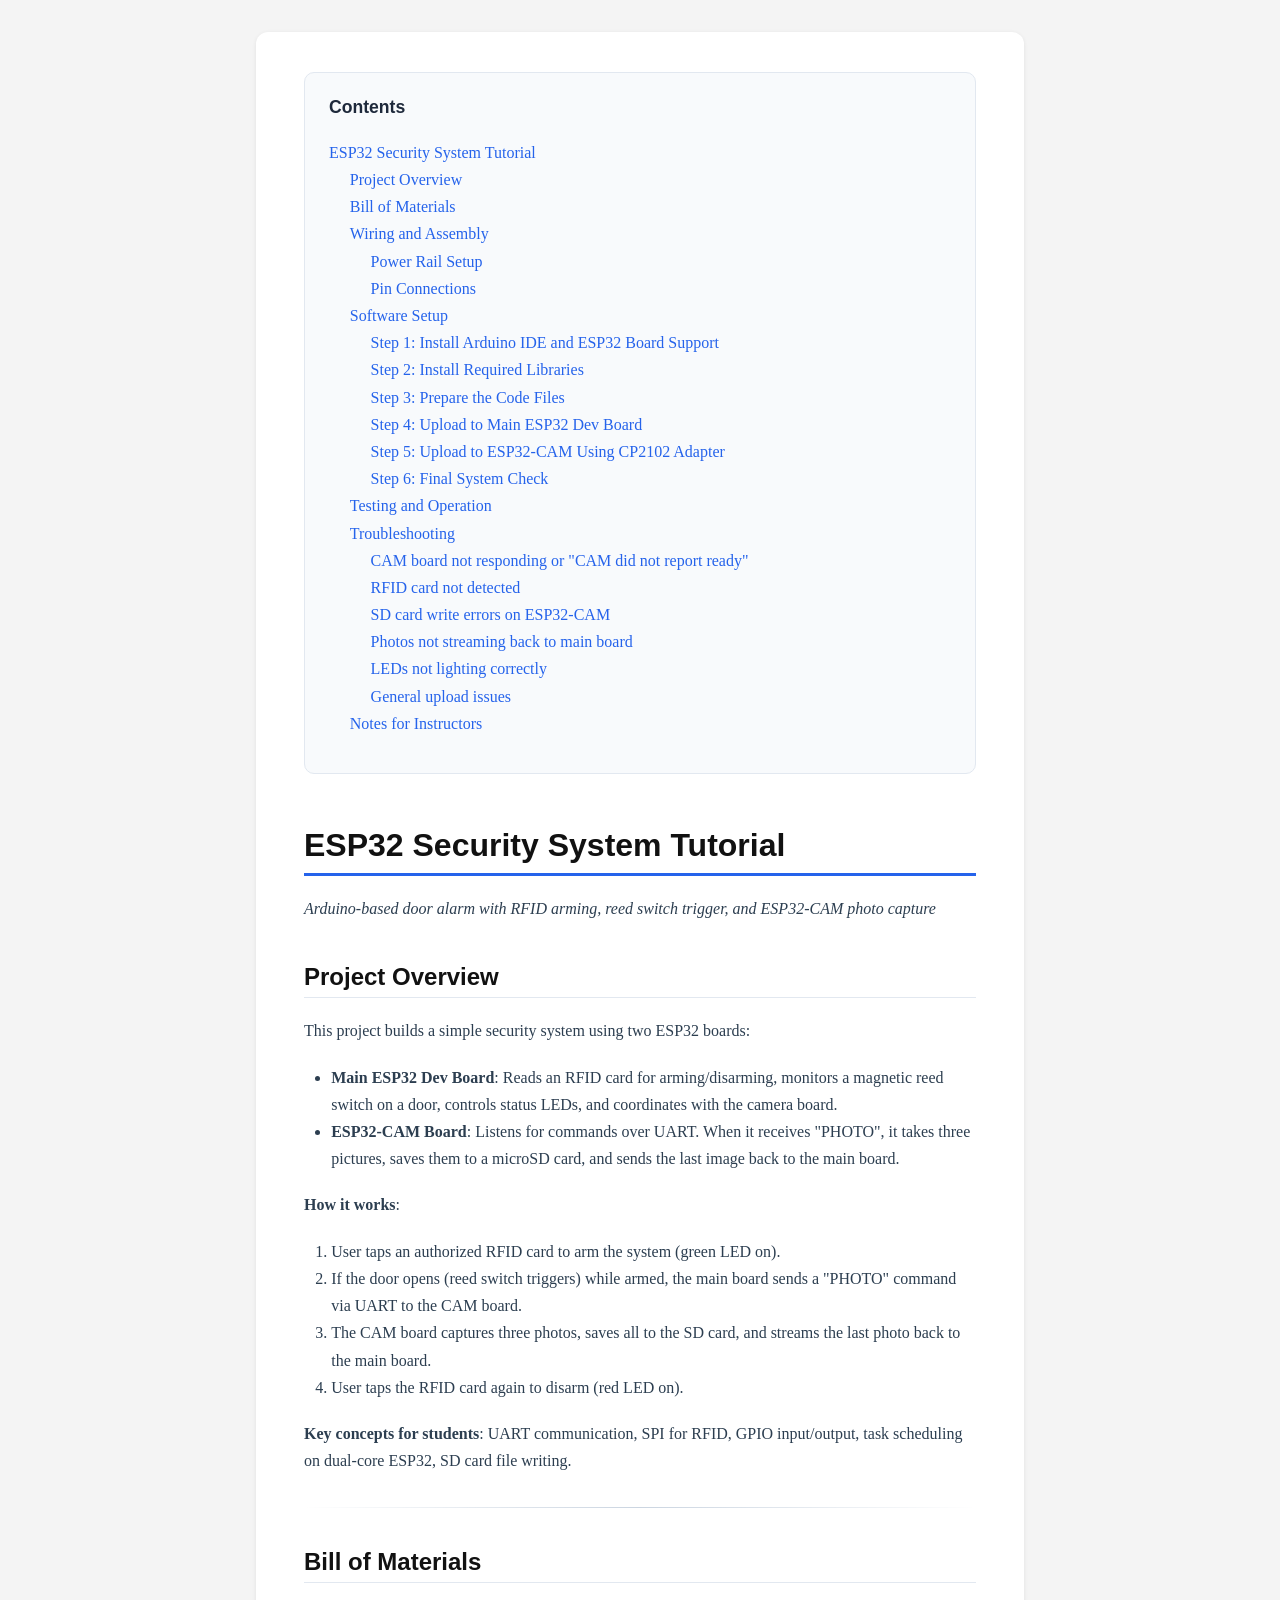
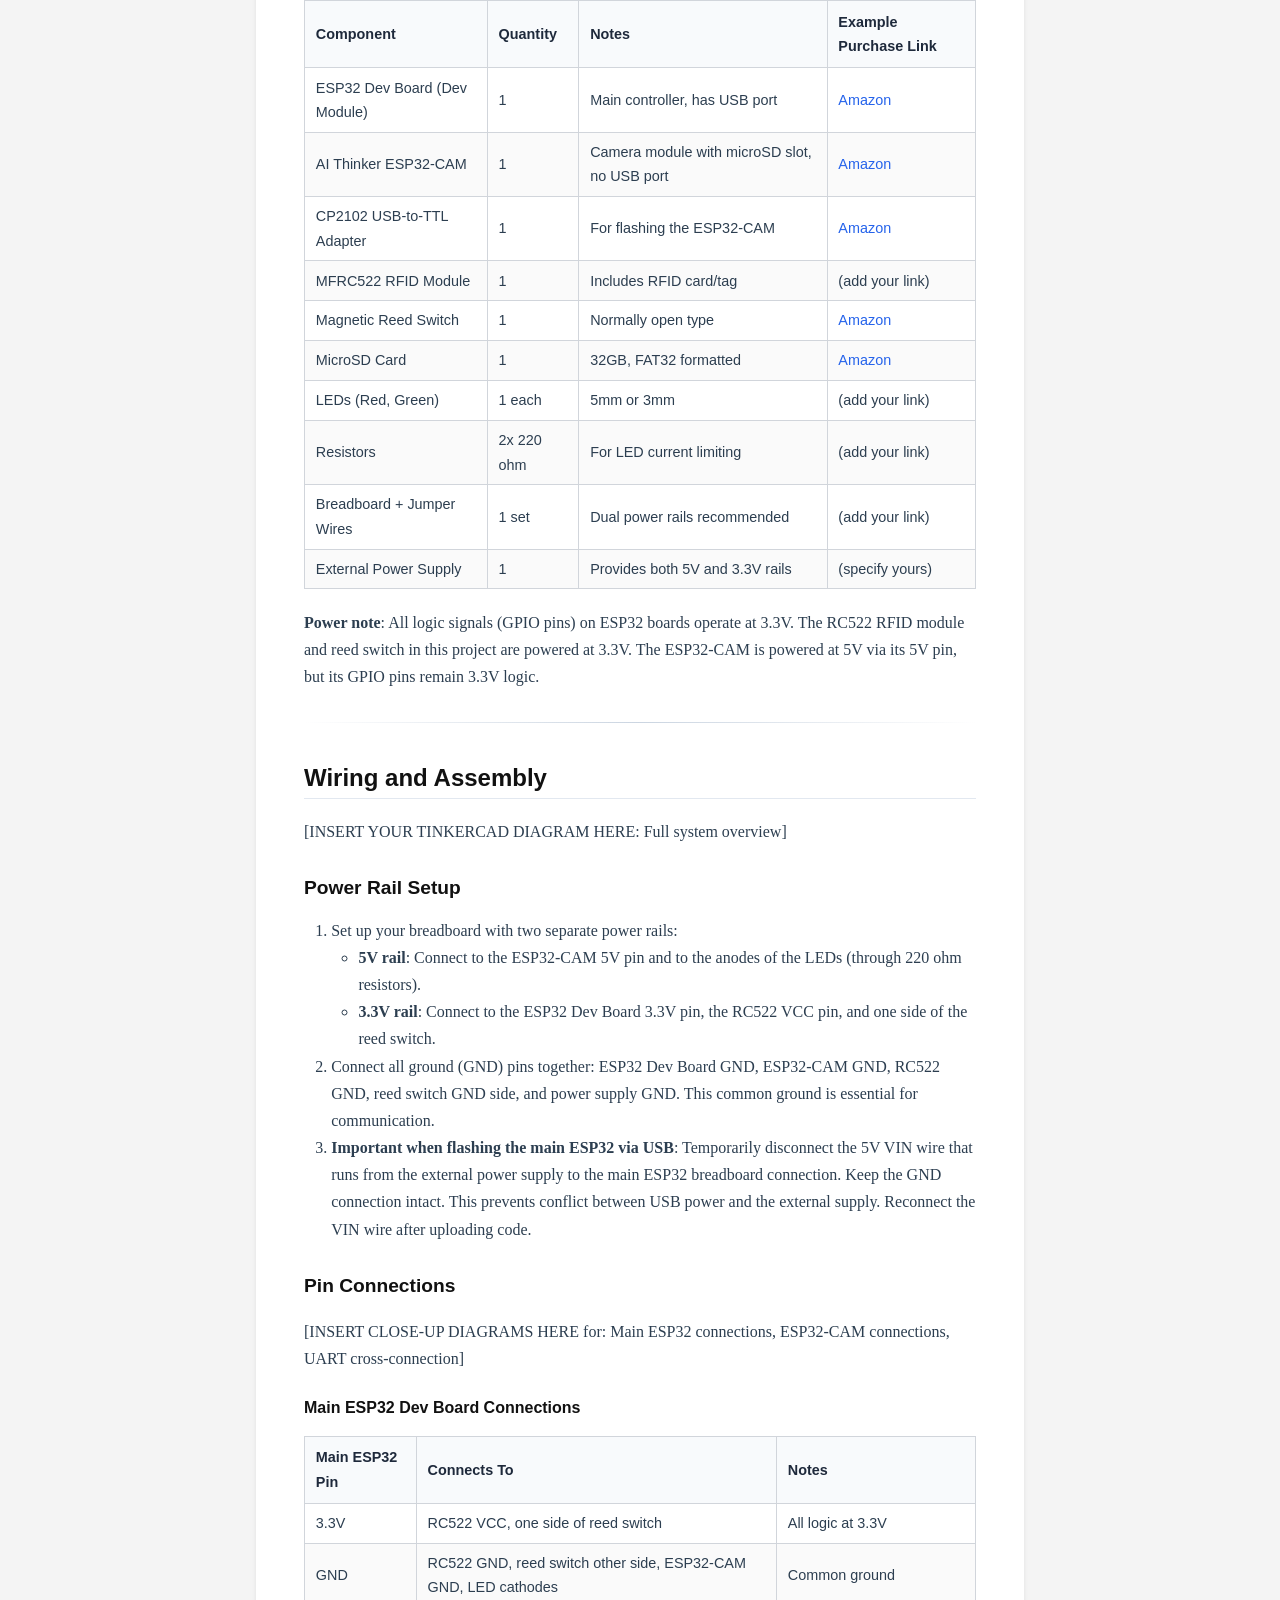
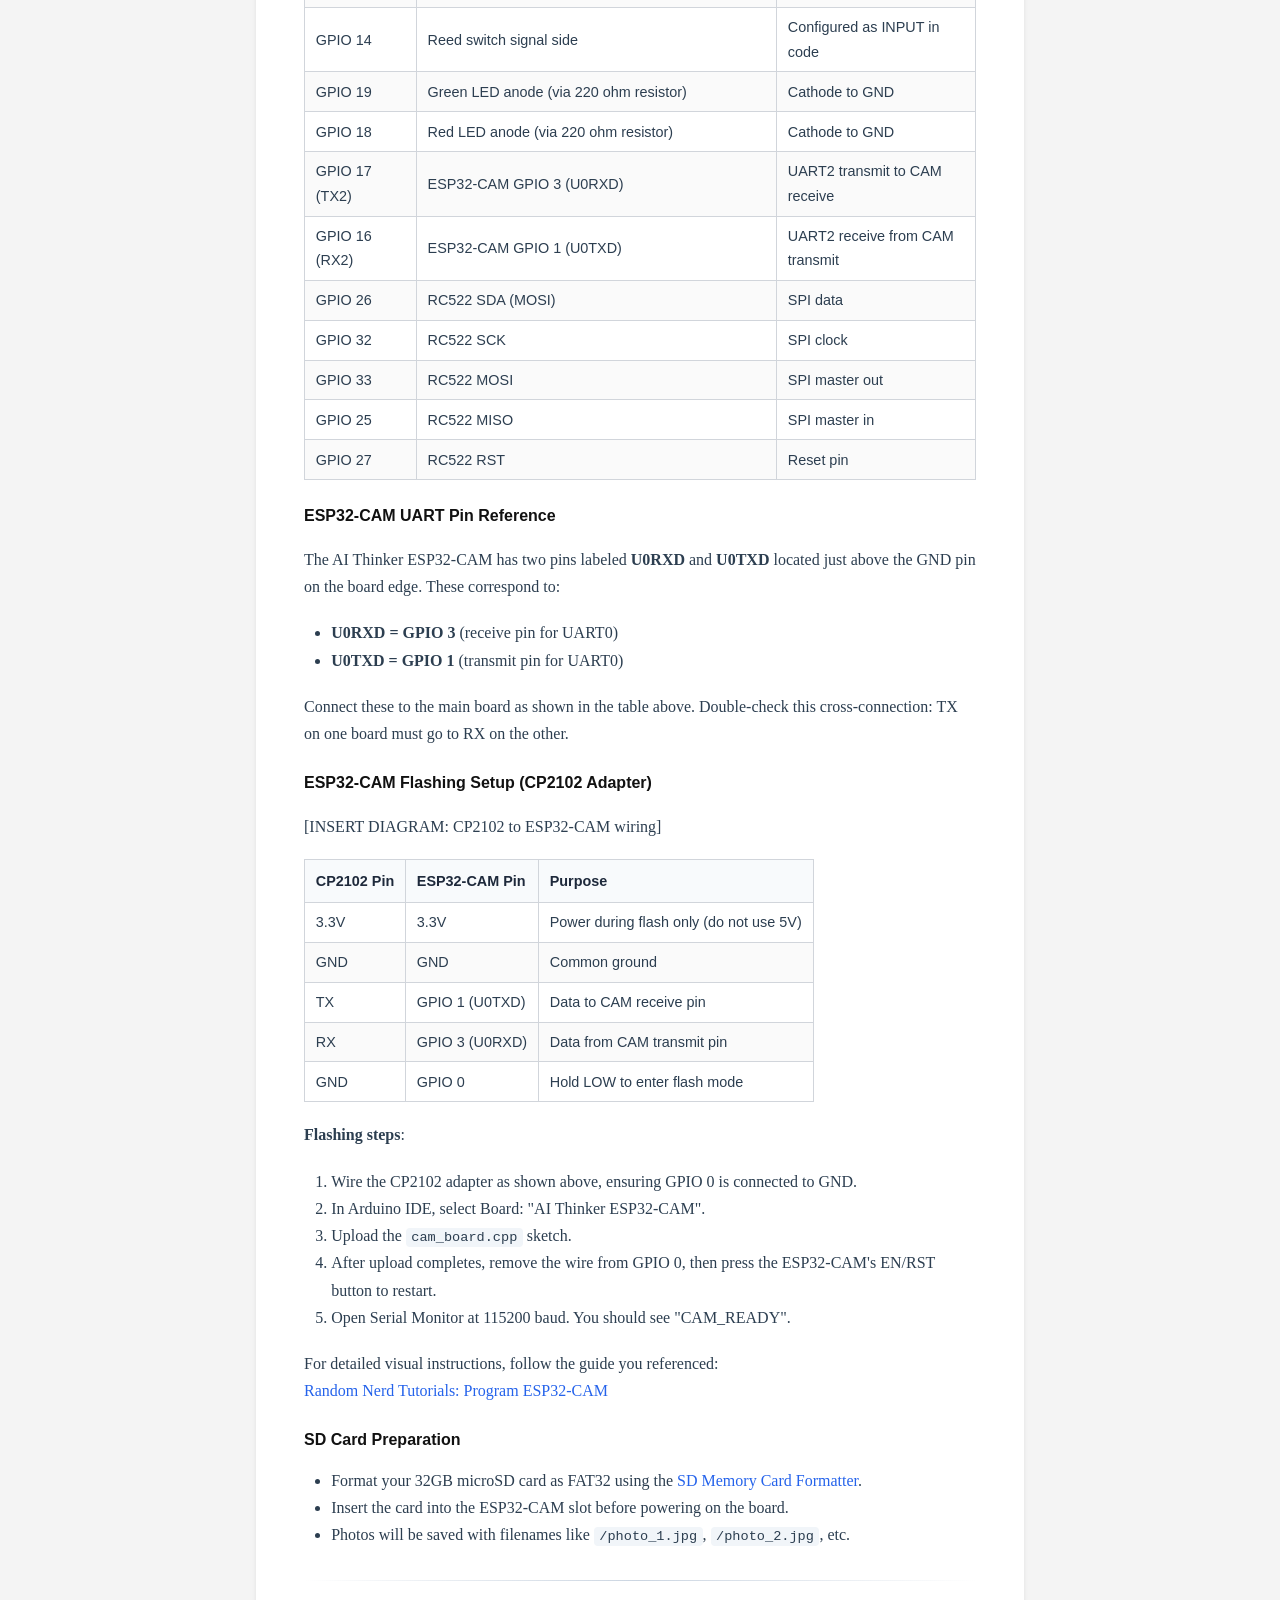
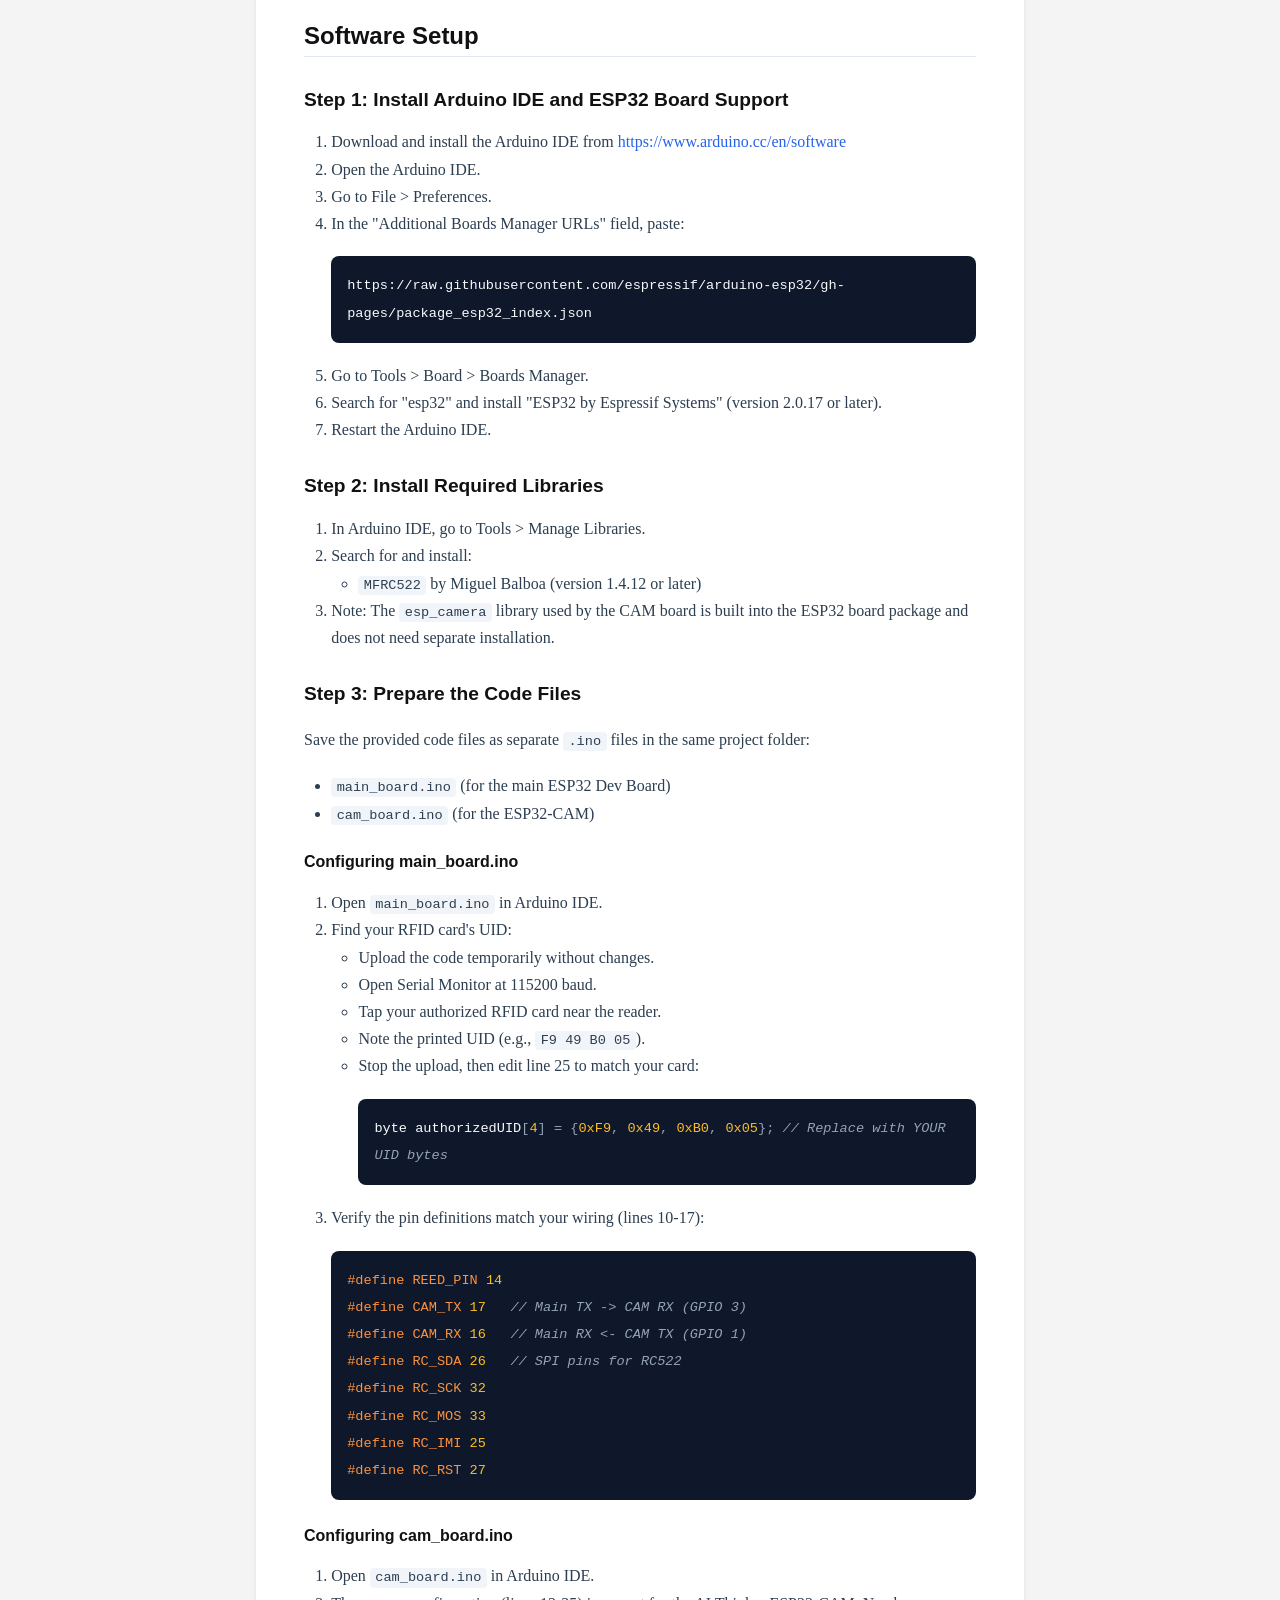
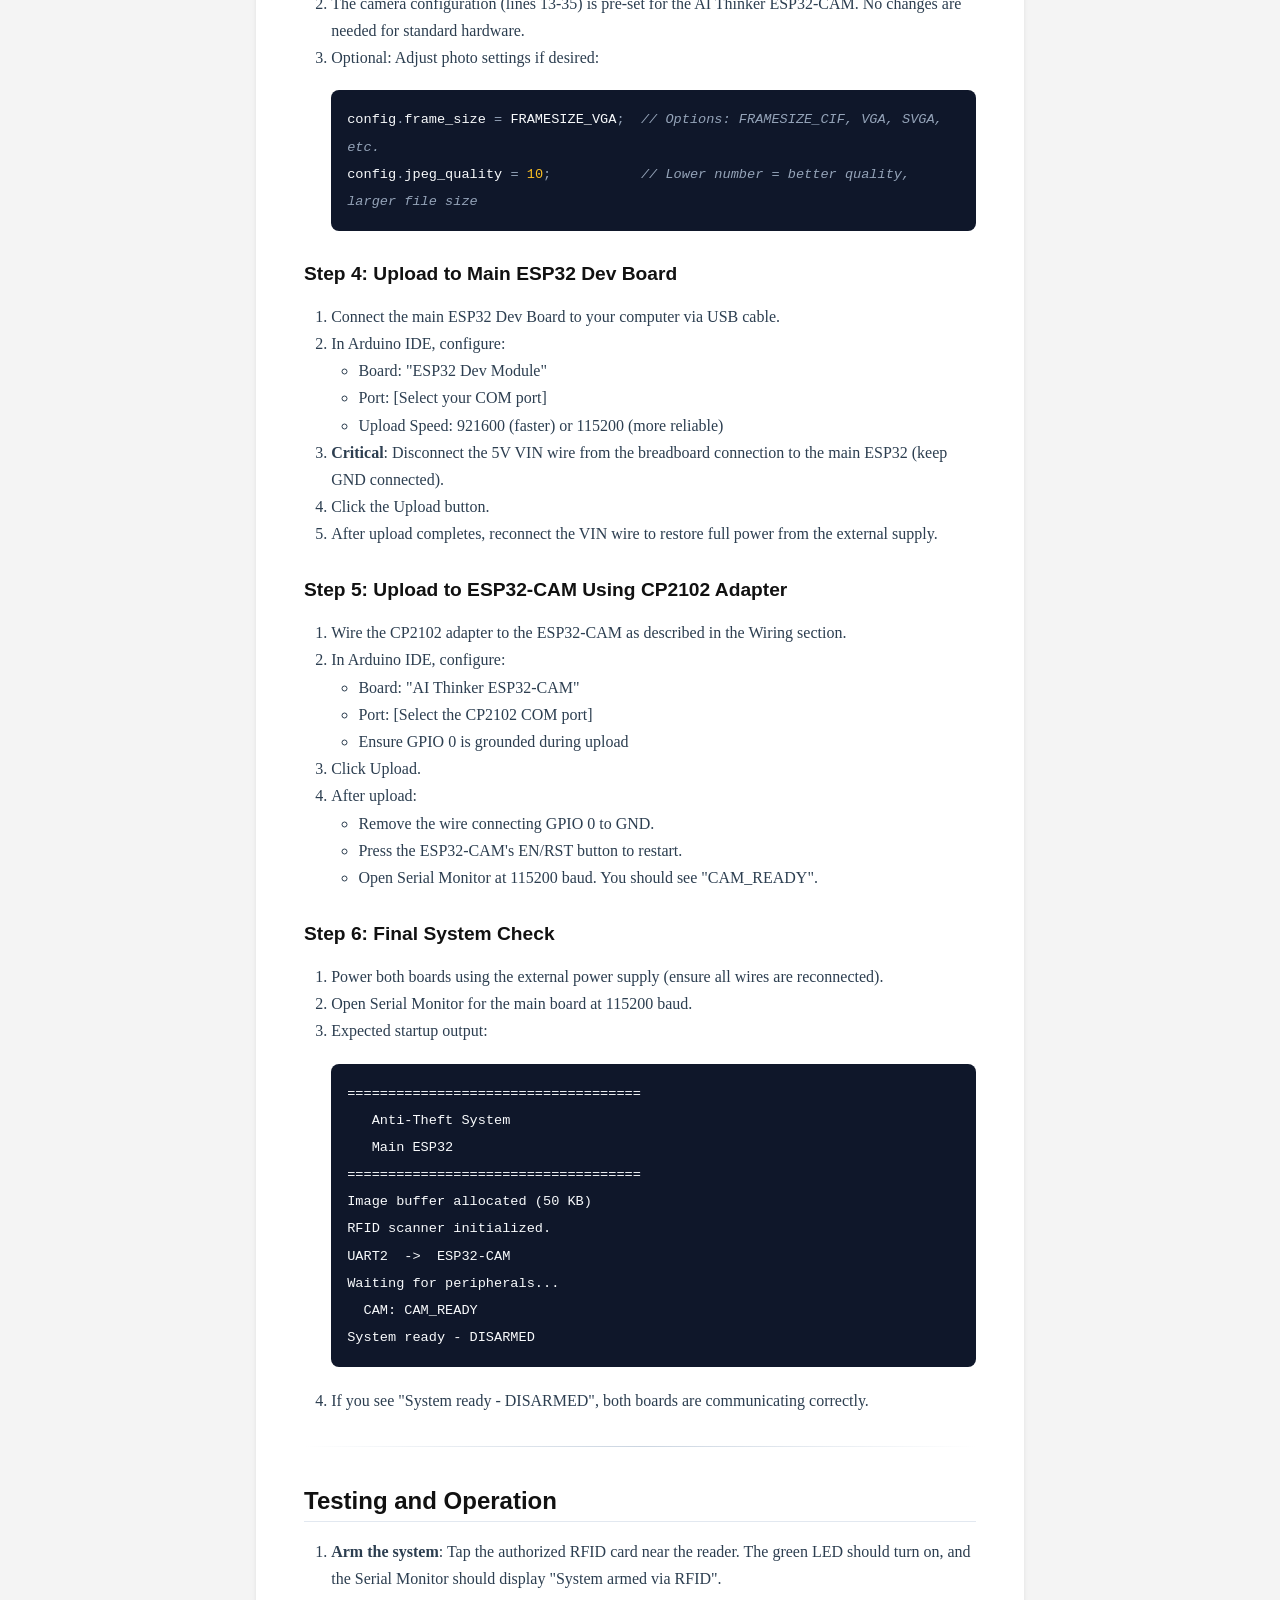
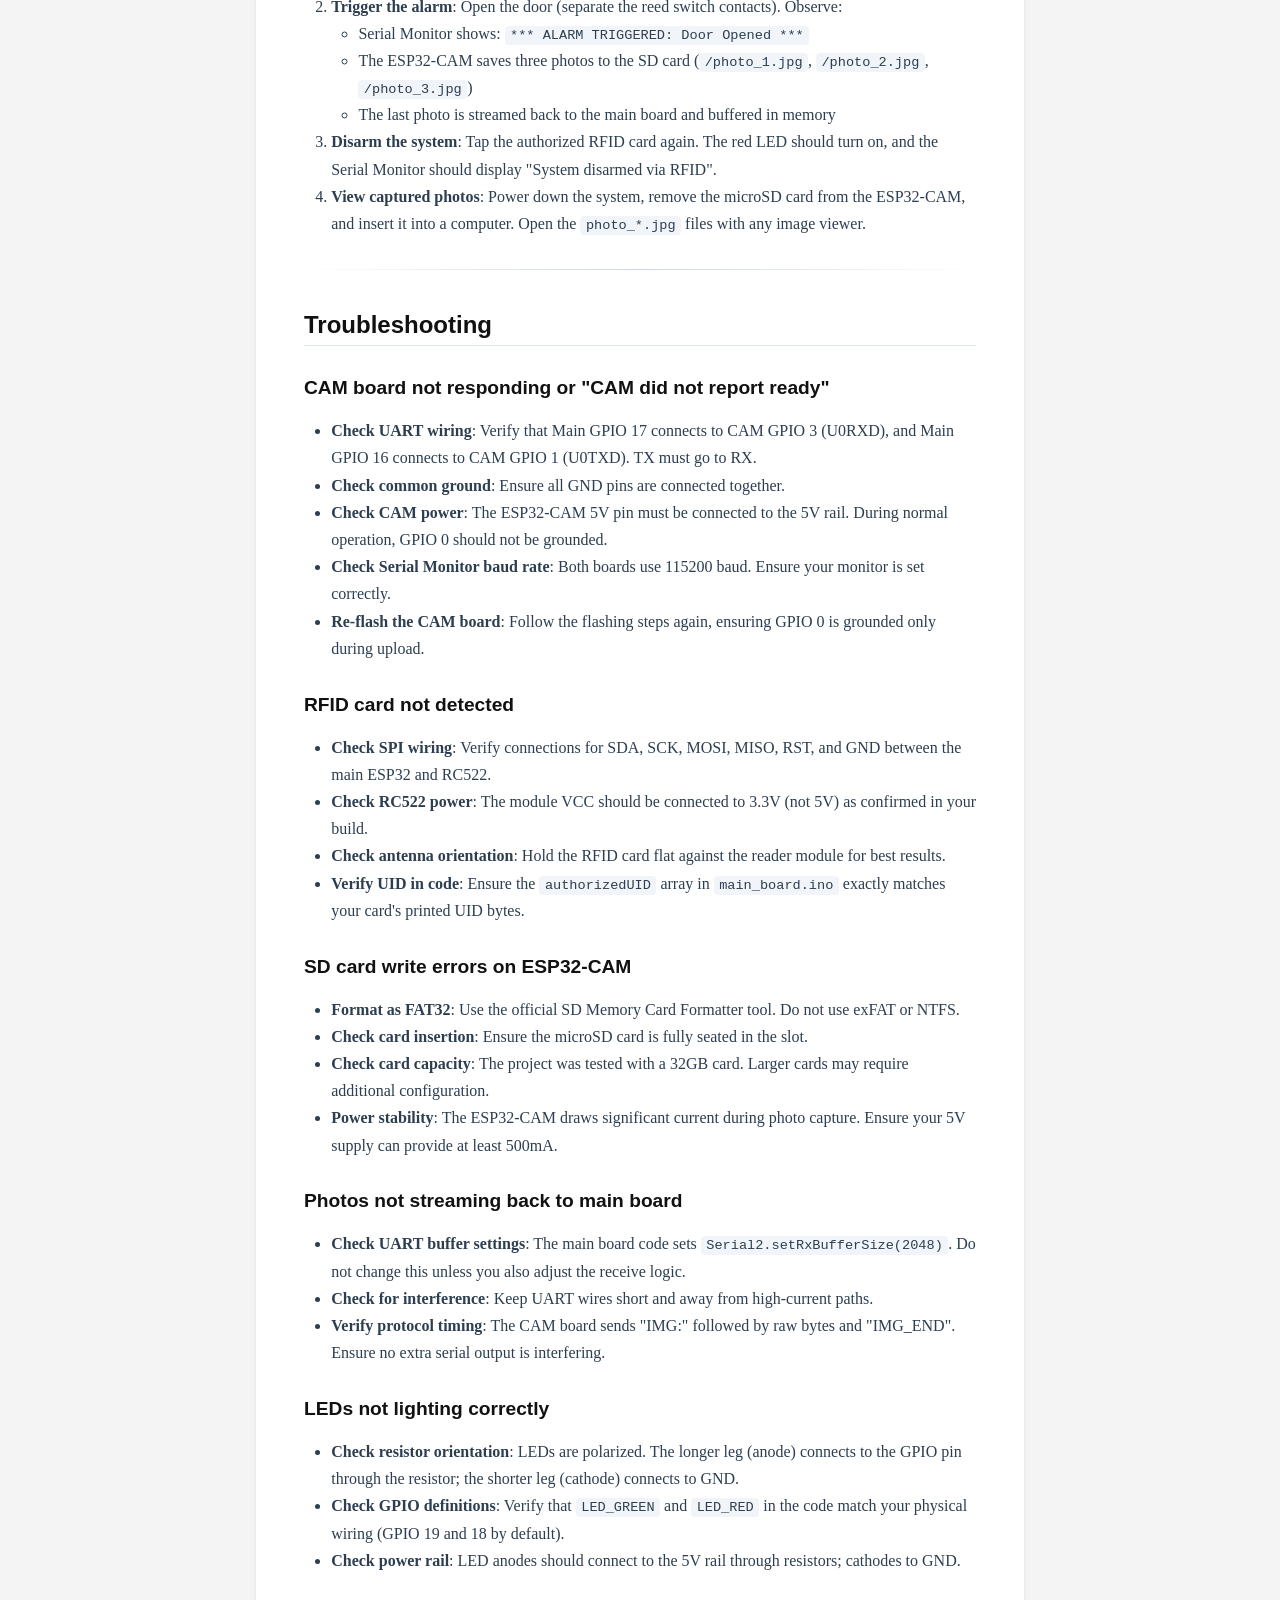
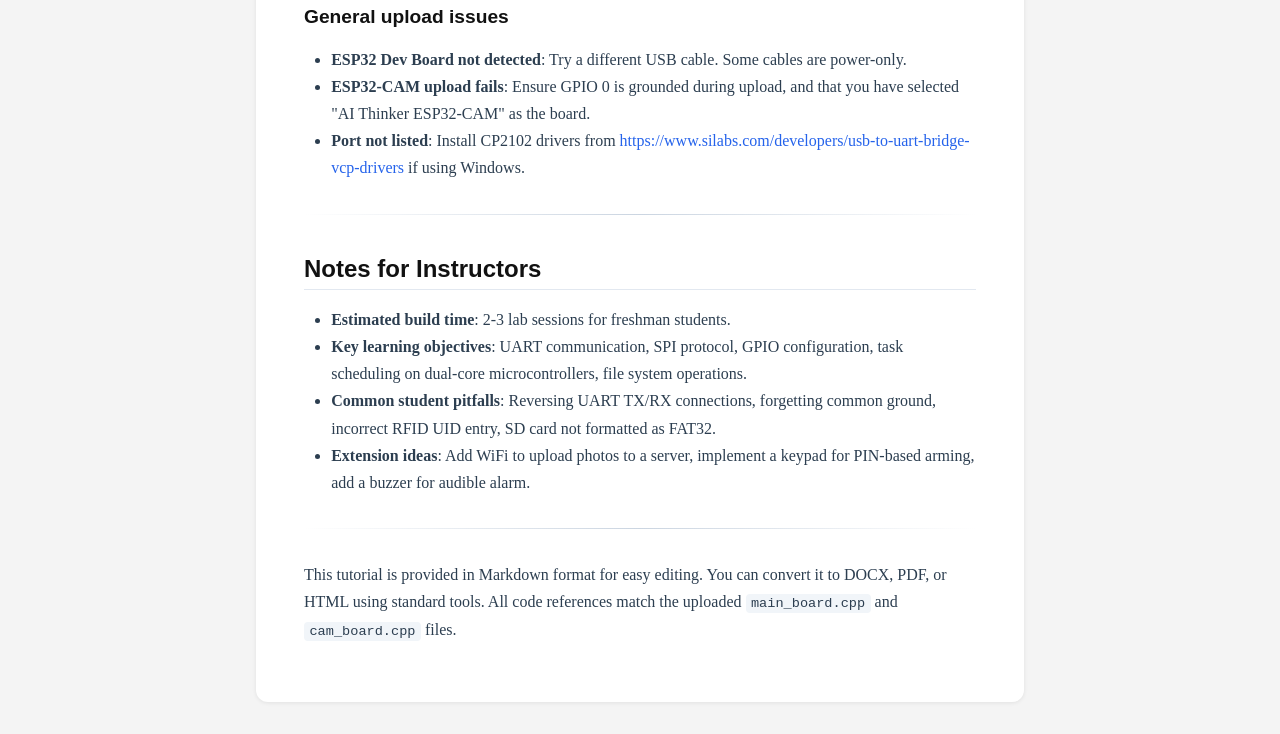
<file: output.html>
<!DOCTYPE html>
<html xmlns="http://www.w3.org/1999/xhtml" lang="" xml:lang="">
<head>
  <meta charset="utf-8" />
  <meta name="generator" content="pandoc" />
  <meta name="viewport" content="width=device-width, initial-scale=1.0, user-scalable=yes" />
  <title>Qwen_markdown_20260424_osg9d4o3u</title>
  <link rel="stylesheet" href="style.css" />
</head>
<body>
<nav id="TOC" role="doc-toc">
<ul>
<li><a href="#esp32-security-system-tutorial"
id="toc-esp32-security-system-tutorial">ESP32 Security System
Tutorial</a>
<ul>
<li><a href="#project-overview" id="toc-project-overview">Project
Overview</a></li>
<li><a href="#bill-of-materials" id="toc-bill-of-materials">Bill of
Materials</a></li>
<li><a href="#wiring-and-assembly" id="toc-wiring-and-assembly">Wiring
and Assembly</a>
<ul>
<li><a href="#power-rail-setup" id="toc-power-rail-setup">Power Rail
Setup</a></li>
<li><a href="#pin-connections" id="toc-pin-connections">Pin
Connections</a></li>
</ul></li>
<li><a href="#software-setup" id="toc-software-setup">Software Setup</a>
<ul>
<li><a href="#step-1-install-arduino-ide-and-esp32-board-support"
id="toc-step-1-install-arduino-ide-and-esp32-board-support">Step 1:
Install Arduino IDE and ESP32 Board Support</a></li>
<li><a href="#step-2-install-required-libraries"
id="toc-step-2-install-required-libraries">Step 2: Install Required
Libraries</a></li>
<li><a href="#step-3-prepare-the-code-files"
id="toc-step-3-prepare-the-code-files">Step 3: Prepare the Code
Files</a></li>
<li><a href="#step-4-upload-to-main-esp32-dev-board"
id="toc-step-4-upload-to-main-esp32-dev-board">Step 4: Upload to Main
ESP32 Dev Board</a></li>
<li><a href="#step-5-upload-to-esp32-cam-using-cp2102-adapter"
id="toc-step-5-upload-to-esp32-cam-using-cp2102-adapter">Step 5: Upload
to ESP32-CAM Using CP2102 Adapter</a></li>
<li><a href="#step-6-final-system-check"
id="toc-step-6-final-system-check">Step 6: Final System Check</a></li>
</ul></li>
<li><a href="#testing-and-operation"
id="toc-testing-and-operation">Testing and Operation</a></li>
<li><a href="#troubleshooting"
id="toc-troubleshooting">Troubleshooting</a>
<ul>
<li><a href="#cam-board-not-responding-or-cam-did-not-report-ready"
id="toc-cam-board-not-responding-or-cam-did-not-report-ready">CAM board
not responding or "CAM did not report ready"</a></li>
<li><a href="#rfid-card-not-detected"
id="toc-rfid-card-not-detected">RFID card not detected</a></li>
<li><a href="#sd-card-write-errors-on-esp32-cam"
id="toc-sd-card-write-errors-on-esp32-cam">SD card write errors on
ESP32-CAM</a></li>
<li><a href="#photos-not-streaming-back-to-main-board"
id="toc-photos-not-streaming-back-to-main-board">Photos not streaming
back to main board</a></li>
<li><a href="#leds-not-lighting-correctly"
id="toc-leds-not-lighting-correctly">LEDs not lighting
correctly</a></li>
<li><a href="#general-upload-issues"
id="toc-general-upload-issues">General upload issues</a></li>
</ul></li>
<li><a href="#notes-for-instructors"
id="toc-notes-for-instructors">Notes for Instructors</a></li>
</ul></li>
</ul>
</nav>
<h1 id="esp32-security-system-tutorial">ESP32 Security System
Tutorial</h1>
<p><em>Arduino-based door alarm with RFID arming, reed switch trigger,
and ESP32-CAM photo capture</em></p>
<h2 id="project-overview">Project Overview</h2>
<p>This project builds a simple security system using two ESP32
boards:</p>
<ul>
<li><strong>Main ESP32 Dev Board</strong>: Reads an RFID card for
arming/disarming, monitors a magnetic reed switch on a door, controls
status LEDs, and coordinates with the camera board.</li>
<li><strong>ESP32-CAM Board</strong>: Listens for commands over UART.
When it receives "PHOTO", it takes three pictures, saves them to a
microSD card, and sends the last image back to the main board.</li>
</ul>
<p><strong>How it works</strong>:</p>
<ol type="1">
<li>User taps an authorized RFID card to arm the system (green LED
on).</li>
<li>If the door opens (reed switch triggers) while armed, the main board
sends a "PHOTO" command via UART to the CAM board.</li>
<li>The CAM board captures three photos, saves all to the SD card, and
streams the last photo back to the main board.</li>
<li>User taps the RFID card again to disarm (red LED on).</li>
</ol>
<p><strong>Key concepts for students</strong>: UART communication, SPI
for RFID, GPIO input/output, task scheduling on dual-core ESP32, SD card
file writing.</p>
<hr />
<h2 id="bill-of-materials">Bill of Materials</h2>
<table>
<thead>
<tr class="header">
<th>Component</th>
<th>Quantity</th>
<th>Notes</th>
<th>Example Purchase Link</th>
</tr>
</thead>
<tbody>
<tr class="odd">
<td>ESP32 Dev Board (Dev Module)</td>
<td>1</td>
<td>Main controller, has USB port</td>
<td><a href="https://www.amazon.com/dp/B0D8T53CQ5">Amazon</a></td>
</tr>
<tr class="even">
<td>AI Thinker ESP32-CAM</td>
<td>1</td>
<td>Camera module with microSD slot, no USB port</td>
<td><a href="https://www.amazon.com/dp/B09TB1GJ7P">Amazon</a></td>
</tr>
<tr class="odd">
<td>CP2102 USB-to-TTL Adapter</td>
<td>1</td>
<td>For flashing the ESP32-CAM</td>
<td><a href="https://www.amazon.com/dp/B00LODGRV8">Amazon</a></td>
</tr>
<tr class="even">
<td>MFRC522 RFID Module</td>
<td>1</td>
<td>Includes RFID card/tag</td>
<td>(add your link)</td>
</tr>
<tr class="odd">
<td>Magnetic Reed Switch</td>
<td>1</td>
<td>Normally open type</td>
<td><a
href="https://www.amazon.com/gp/product/B07S58HH3Q">Amazon</a></td>
</tr>
<tr class="even">
<td>MicroSD Card</td>
<td>1</td>
<td>32GB, FAT32 formatted</td>
<td><a href="https://www.amazon.com/dp/B0749KG1JK">Amazon</a></td>
</tr>
<tr class="odd">
<td>LEDs (Red, Green)</td>
<td>1 each</td>
<td>5mm or 3mm</td>
<td>(add your link)</td>
</tr>
<tr class="even">
<td>Resistors</td>
<td>2x 220 ohm</td>
<td>For LED current limiting</td>
<td>(add your link)</td>
</tr>
<tr class="odd">
<td>Breadboard + Jumper Wires</td>
<td>1 set</td>
<td>Dual power rails recommended</td>
<td>(add your link)</td>
</tr>
<tr class="even">
<td>External Power Supply</td>
<td>1</td>
<td>Provides both 5V and 3.3V rails</td>
<td>(specify yours)</td>
</tr>
</tbody>
</table>
<p><strong>Power note</strong>: All logic signals (GPIO pins) on ESP32
boards operate at 3.3V. The RC522 RFID module and reed switch in this
project are powered at 3.3V. The ESP32-CAM is powered at 5V via its 5V
pin, but its GPIO pins remain 3.3V logic.</p>
<hr />
<h2 id="wiring-and-assembly">Wiring and Assembly</h2>
<p>[INSERT YOUR TINKERCAD DIAGRAM HERE: Full system overview]</p>
<h3 id="power-rail-setup">Power Rail Setup</h3>
<ol type="1">
<li>Set up your breadboard with two separate power rails:
<ul>
<li><strong>5V rail</strong>: Connect to the ESP32-CAM 5V pin and to the
anodes of the LEDs (through 220 ohm resistors).</li>
<li><strong>3.3V rail</strong>: Connect to the ESP32 Dev Board 3.3V pin,
the RC522 VCC pin, and one side of the reed switch.</li>
</ul></li>
<li>Connect all ground (GND) pins together: ESP32 Dev Board GND,
ESP32-CAM GND, RC522 GND, reed switch GND side, and power supply GND.
This common ground is essential for communication.</li>
<li><strong>Important when flashing the main ESP32 via USB</strong>:
Temporarily disconnect the 5V VIN wire that runs from the external power
supply to the main ESP32 breadboard connection. Keep the GND connection
intact. This prevents conflict between USB power and the external
supply. Reconnect the VIN wire after uploading code.</li>
</ol>
<h3 id="pin-connections">Pin Connections</h3>
<p>[INSERT CLOSE-UP DIAGRAMS HERE for: Main ESP32 connections, ESP32-CAM
connections, UART cross-connection]</p>
<h4 id="main-esp32-dev-board-connections">Main ESP32 Dev Board
Connections</h4>
<table>
<thead>
<tr class="header">
<th>Main ESP32 Pin</th>
<th>Connects To</th>
<th>Notes</th>
</tr>
</thead>
<tbody>
<tr class="odd">
<td>3.3V</td>
<td>RC522 VCC, one side of reed switch</td>
<td>All logic at 3.3V</td>
</tr>
<tr class="even">
<td>GND</td>
<td>RC522 GND, reed switch other side, ESP32-CAM GND, LED cathodes</td>
<td>Common ground</td>
</tr>
<tr class="odd">
<td>GPIO 14</td>
<td>Reed switch signal side</td>
<td>Configured as INPUT in code</td>
</tr>
<tr class="even">
<td>GPIO 19</td>
<td>Green LED anode (via 220 ohm resistor)</td>
<td>Cathode to GND</td>
</tr>
<tr class="odd">
<td>GPIO 18</td>
<td>Red LED anode (via 220 ohm resistor)</td>
<td>Cathode to GND</td>
</tr>
<tr class="even">
<td>GPIO 17 (TX2)</td>
<td>ESP32-CAM GPIO 3 (U0RXD)</td>
<td>UART2 transmit to CAM receive</td>
</tr>
<tr class="odd">
<td>GPIO 16 (RX2)</td>
<td>ESP32-CAM GPIO 1 (U0TXD)</td>
<td>UART2 receive from CAM transmit</td>
</tr>
<tr class="even">
<td>GPIO 26</td>
<td>RC522 SDA (MOSI)</td>
<td>SPI data</td>
</tr>
<tr class="odd">
<td>GPIO 32</td>
<td>RC522 SCK</td>
<td>SPI clock</td>
</tr>
<tr class="even">
<td>GPIO 33</td>
<td>RC522 MOSI</td>
<td>SPI master out</td>
</tr>
<tr class="odd">
<td>GPIO 25</td>
<td>RC522 MISO</td>
<td>SPI master in</td>
</tr>
<tr class="even">
<td>GPIO 27</td>
<td>RC522 RST</td>
<td>Reset pin</td>
</tr>
</tbody>
</table>
<h4 id="esp32-cam-uart-pin-reference">ESP32-CAM UART Pin Reference</h4>
<p>The AI Thinker ESP32-CAM has two pins labeled <strong>U0RXD</strong>
and <strong>U0TXD</strong> located just above the GND pin on the board
edge. These correspond to:</p>
<ul>
<li><strong>U0RXD = GPIO 3</strong> (receive pin for UART0)</li>
<li><strong>U0TXD = GPIO 1</strong> (transmit pin for UART0)</li>
</ul>
<p>Connect these to the main board as shown in the table above.
Double-check this cross-connection: TX on one board must go to RX on the
other.</p>
<h4 id="esp32-cam-flashing-setup-cp2102-adapter">ESP32-CAM Flashing
Setup (CP2102 Adapter)</h4>
<p>[INSERT DIAGRAM: CP2102 to ESP32-CAM wiring]</p>
<table>
<thead>
<tr class="header">
<th>CP2102 Pin</th>
<th>ESP32-CAM Pin</th>
<th>Purpose</th>
</tr>
</thead>
<tbody>
<tr class="odd">
<td>3.3V</td>
<td>3.3V</td>
<td>Power during flash only (do not use 5V)</td>
</tr>
<tr class="even">
<td>GND</td>
<td>GND</td>
<td>Common ground</td>
</tr>
<tr class="odd">
<td>TX</td>
<td>GPIO 1 (U0TXD)</td>
<td>Data to CAM receive pin</td>
</tr>
<tr class="even">
<td>RX</td>
<td>GPIO 3 (U0RXD)</td>
<td>Data from CAM transmit pin</td>
</tr>
<tr class="odd">
<td>GND</td>
<td>GPIO 0</td>
<td>Hold LOW to enter flash mode</td>
</tr>
</tbody>
</table>
<p><strong>Flashing steps</strong>:</p>
<ol type="1">
<li>Wire the CP2102 adapter as shown above, ensuring GPIO 0 is connected
to GND.</li>
<li>In Arduino IDE, select Board: "AI Thinker ESP32-CAM".</li>
<li>Upload the <code>cam_board.cpp</code> sketch.</li>
<li>After upload completes, remove the wire from GPIO 0, then press the
ESP32-CAM's EN/RST button to restart.</li>
<li>Open Serial Monitor at 115200 baud. You should see "CAM_READY".</li>
</ol>
<p>For detailed visual instructions, follow the guide you
referenced:<br />
<a
href="https://randomnerdtutorials.com/program-upload-code-esp32-cam/">Random
Nerd Tutorials: Program ESP32-CAM</a></p>
<h4 id="sd-card-preparation">SD Card Preparation</h4>
<ul>
<li>Format your 32GB microSD card as FAT32 using the <a
href="https://www.sdcard.org/downloads/formatter/">SD Memory Card
Formatter</a>.</li>
<li>Insert the card into the ESP32-CAM slot before powering on the
board.</li>
<li>Photos will be saved with filenames like <code>/photo_1.jpg</code>,
<code>/photo_2.jpg</code>, etc.</li>
</ul>
<hr />
<h2 id="software-setup">Software Setup</h2>
<h3 id="step-1-install-arduino-ide-and-esp32-board-support">Step 1:
Install Arduino IDE and ESP32 Board Support</h3>
<ol type="1">
<li>Download and install the Arduino IDE from <a
href="https://www.arduino.cc/en/software">https://www.arduino.cc/en/software</a></li>
<li>Open the Arduino IDE.</li>
<li>Go to File &gt; Preferences.</li>
<li>In the "Additional Boards Manager URLs" field, paste:
<pre><code>https://raw.githubusercontent.com/espressif/arduino-esp32/gh-pages/package_esp32_index.json</code></pre></li>
<li>Go to Tools &gt; Board &gt; Boards Manager.</li>
<li>Search for "esp32" and install "ESP32 by Espressif Systems" (version
2.0.17 or later).</li>
<li>Restart the Arduino IDE.</li>
</ol>
<h3 id="step-2-install-required-libraries">Step 2: Install Required
Libraries</h3>
<ol type="1">
<li>In Arduino IDE, go to Tools &gt; Manage Libraries.</li>
<li>Search for and install:
<ul>
<li><code>MFRC522</code> by Miguel Balboa (version 1.4.12 or later)</li>
</ul></li>
<li>Note: The <code>esp_camera</code> library used by the CAM board is
built into the ESP32 board package and does not need separate
installation.</li>
</ol>
<h3 id="step-3-prepare-the-code-files">Step 3: Prepare the Code
Files</h3>
<p>Save the provided code files as separate <code>.ino</code> files in
the same project folder:</p>
<ul>
<li><code>main_board.ino</code> (for the main ESP32 Dev Board)</li>
<li><code>cam_board.ino</code> (for the ESP32-CAM)</li>
</ul>
<h4 id="configuring-main_boardino">Configuring main_board.ino</h4>
<ol type="1">
<li>Open <code>main_board.ino</code> in Arduino IDE.</li>
<li>Find your RFID card's UID:
<ul>
<li>Upload the code temporarily without changes.</li>
<li>Open Serial Monitor at 115200 baud.</li>
<li>Tap your authorized RFID card near the reader.</li>
<li>Note the printed UID (e.g., <code>F9 49 B0 05</code>).</li>
<li>Stop the upload, then edit line 25 to match your card:
<div class="sourceCode" id="cb2"><pre
class="sourceCode cpp"><code class="sourceCode cpp"><span id="cb2-1"><a href="#cb2-1" aria-hidden="true" tabindex="-1"></a>byte authorizedUID<span class="op">[</span><span class="dv">4</span><span class="op">]</span> <span class="op">=</span> <span class="op">{</span><span class="bn">0xF9</span><span class="op">,</span> <span class="bn">0x49</span><span class="op">,</span> <span class="bn">0xB0</span><span class="op">,</span> <span class="bn">0x05</span><span class="op">};</span> <span class="co">// Replace with YOUR UID bytes</span></span></code></pre></div></li>
</ul></li>
<li>Verify the pin definitions match your wiring (lines 10-17):
<div class="sourceCode" id="cb3"><pre
class="sourceCode cpp"><code class="sourceCode cpp"><span id="cb3-1"><a href="#cb3-1" aria-hidden="true" tabindex="-1"></a><span class="pp">#define REED_PIN </span><span class="dv">14</span></span>
<span id="cb3-2"><a href="#cb3-2" aria-hidden="true" tabindex="-1"></a><span class="pp">#define CAM_TX </span><span class="dv">17</span><span class="pp">   </span><span class="co">// Main TX -&gt; CAM RX (GPIO 3)</span></span>
<span id="cb3-3"><a href="#cb3-3" aria-hidden="true" tabindex="-1"></a><span class="pp">#define CAM_RX </span><span class="dv">16</span><span class="pp">   </span><span class="co">// Main RX &lt;- CAM TX (GPIO 1)</span></span>
<span id="cb3-4"><a href="#cb3-4" aria-hidden="true" tabindex="-1"></a><span class="pp">#define RC_SDA </span><span class="dv">26</span><span class="pp">   </span><span class="co">// SPI pins for RC522</span></span>
<span id="cb3-5"><a href="#cb3-5" aria-hidden="true" tabindex="-1"></a><span class="pp">#define RC_SCK </span><span class="dv">32</span></span>
<span id="cb3-6"><a href="#cb3-6" aria-hidden="true" tabindex="-1"></a><span class="pp">#define RC_MOS </span><span class="dv">33</span></span>
<span id="cb3-7"><a href="#cb3-7" aria-hidden="true" tabindex="-1"></a><span class="pp">#define RC_IMI </span><span class="dv">25</span></span>
<span id="cb3-8"><a href="#cb3-8" aria-hidden="true" tabindex="-1"></a><span class="pp">#define RC_RST </span><span class="dv">27</span></span></code></pre></div></li>
</ol>
<h4 id="configuring-cam_boardino">Configuring cam_board.ino</h4>
<ol type="1">
<li>Open <code>cam_board.ino</code> in Arduino IDE.</li>
<li>The camera configuration (lines 13-35) is pre-set for the AI Thinker
ESP32-CAM. No changes are needed for standard hardware.</li>
<li>Optional: Adjust photo settings if desired:
<div class="sourceCode" id="cb4"><pre
class="sourceCode cpp"><code class="sourceCode cpp"><span id="cb4-1"><a href="#cb4-1" aria-hidden="true" tabindex="-1"></a>config<span class="op">.</span>frame_size <span class="op">=</span> FRAMESIZE_VGA<span class="op">;</span>  <span class="co">// Options: FRAMESIZE_CIF, VGA, SVGA, etc.</span></span>
<span id="cb4-2"><a href="#cb4-2" aria-hidden="true" tabindex="-1"></a>config<span class="op">.</span>jpeg_quality <span class="op">=</span> <span class="dv">10</span><span class="op">;</span>           <span class="co">// Lower number = better quality, larger file size</span></span></code></pre></div></li>
</ol>
<h3 id="step-4-upload-to-main-esp32-dev-board">Step 4: Upload to Main
ESP32 Dev Board</h3>
<ol type="1">
<li>Connect the main ESP32 Dev Board to your computer via USB
cable.</li>
<li>In Arduino IDE, configure:
<ul>
<li>Board: "ESP32 Dev Module"</li>
<li>Port: [Select your COM port]</li>
<li>Upload Speed: 921600 (faster) or 115200 (more reliable)</li>
</ul></li>
<li><strong>Critical</strong>: Disconnect the 5V VIN wire from the
breadboard connection to the main ESP32 (keep GND connected).</li>
<li>Click the Upload button.</li>
<li>After upload completes, reconnect the VIN wire to restore full power
from the external supply.</li>
</ol>
<h3 id="step-5-upload-to-esp32-cam-using-cp2102-adapter">Step 5: Upload
to ESP32-CAM Using CP2102 Adapter</h3>
<ol type="1">
<li>Wire the CP2102 adapter to the ESP32-CAM as described in the Wiring
section.</li>
<li>In Arduino IDE, configure:
<ul>
<li>Board: "AI Thinker ESP32-CAM"</li>
<li>Port: [Select the CP2102 COM port]</li>
<li>Ensure GPIO 0 is grounded during upload</li>
</ul></li>
<li>Click Upload.</li>
<li>After upload:
<ul>
<li>Remove the wire connecting GPIO 0 to GND.</li>
<li>Press the ESP32-CAM's EN/RST button to restart.</li>
<li>Open Serial Monitor at 115200 baud. You should see "CAM_READY".</li>
</ul></li>
</ol>
<h3 id="step-6-final-system-check">Step 6: Final System Check</h3>
<ol type="1">
<li>Power both boards using the external power supply (ensure all wires
are reconnected).</li>
<li>Open Serial Monitor for the main board at 115200 baud.</li>
<li>Expected startup output:
<pre><code>====================================
   Anti-Theft System
   Main ESP32
====================================
Image buffer allocated (50 KB)
RFID scanner initialized.
UART2  -&gt;  ESP32-CAM
Waiting for peripherals...
  CAM: CAM_READY
System ready - DISARMED</code></pre></li>
<li>If you see "System ready - DISARMED", both boards are communicating
correctly.</li>
</ol>
<hr />
<h2 id="testing-and-operation">Testing and Operation</h2>
<ol type="1">
<li><strong>Arm the system</strong>: Tap the authorized RFID card near
the reader. The green LED should turn on, and the Serial Monitor should
display "System armed via RFID".</li>
<li><strong>Trigger the alarm</strong>: Open the door (separate the reed
switch contacts). Observe:
<ul>
<li>Serial Monitor shows:
<code>*** ALARM TRIGGERED: Door Opened ***</code></li>
<li>The ESP32-CAM saves three photos to the SD card
(<code>/photo_1.jpg</code>, <code>/photo_2.jpg</code>,
<code>/photo_3.jpg</code>)</li>
<li>The last photo is streamed back to the main board and buffered in
memory</li>
</ul></li>
<li><strong>Disarm the system</strong>: Tap the authorized RFID card
again. The red LED should turn on, and the Serial Monitor should display
"System disarmed via RFID".</li>
<li><strong>View captured photos</strong>: Power down the system, remove
the microSD card from the ESP32-CAM, and insert it into a computer. Open
the <code>photo_*.jpg</code> files with any image viewer.</li>
</ol>
<hr />
<h2 id="troubleshooting">Troubleshooting</h2>
<h3 id="cam-board-not-responding-or-cam-did-not-report-ready">CAM board
not responding or "CAM did not report ready"</h3>
<ul>
<li><strong>Check UART wiring</strong>: Verify that Main GPIO 17
connects to CAM GPIO 3 (U0RXD), and Main GPIO 16 connects to CAM GPIO 1
(U0TXD). TX must go to RX.</li>
<li><strong>Check common ground</strong>: Ensure all GND pins are
connected together.</li>
<li><strong>Check CAM power</strong>: The ESP32-CAM 5V pin must be
connected to the 5V rail. During normal operation, GPIO 0 should not be
grounded.</li>
<li><strong>Check Serial Monitor baud rate</strong>: Both boards use
115200 baud. Ensure your monitor is set correctly.</li>
<li><strong>Re-flash the CAM board</strong>: Follow the flashing steps
again, ensuring GPIO 0 is grounded only during upload.</li>
</ul>
<h3 id="rfid-card-not-detected">RFID card not detected</h3>
<ul>
<li><strong>Check SPI wiring</strong>: Verify connections for SDA, SCK,
MOSI, MISO, RST, and GND between the main ESP32 and RC522.</li>
<li><strong>Check RC522 power</strong>: The module VCC should be
connected to 3.3V (not 5V) as confirmed in your build.</li>
<li><strong>Check antenna orientation</strong>: Hold the RFID card flat
against the reader module for best results.</li>
<li><strong>Verify UID in code</strong>: Ensure the
<code>authorizedUID</code> array in <code>main_board.ino</code> exactly
matches your card's printed UID bytes.</li>
</ul>
<h3 id="sd-card-write-errors-on-esp32-cam">SD card write errors on
ESP32-CAM</h3>
<ul>
<li><strong>Format as FAT32</strong>: Use the official SD Memory Card
Formatter tool. Do not use exFAT or NTFS.</li>
<li><strong>Check card insertion</strong>: Ensure the microSD card is
fully seated in the slot.</li>
<li><strong>Check card capacity</strong>: The project was tested with a
32GB card. Larger cards may require additional configuration.</li>
<li><strong>Power stability</strong>: The ESP32-CAM draws significant
current during photo capture. Ensure your 5V supply can provide at least
500mA.</li>
</ul>
<h3 id="photos-not-streaming-back-to-main-board">Photos not streaming
back to main board</h3>
<ul>
<li><strong>Check UART buffer settings</strong>: The main board code
sets <code>Serial2.setRxBufferSize(2048)</code>. Do not change this
unless you also adjust the receive logic.</li>
<li><strong>Check for interference</strong>: Keep UART wires short and
away from high-current paths.</li>
<li><strong>Verify protocol timing</strong>: The CAM board sends
"IMG:<size>" followed by raw bytes and "IMG_END". Ensure no extra serial
output is interfering.</li>
</ul>
<h3 id="leds-not-lighting-correctly">LEDs not lighting correctly</h3>
<ul>
<li><strong>Check resistor orientation</strong>: LEDs are polarized. The
longer leg (anode) connects to the GPIO pin through the resistor; the
shorter leg (cathode) connects to GND.</li>
<li><strong>Check GPIO definitions</strong>: Verify that
<code>LED_GREEN</code> and <code>LED_RED</code> in the code match your
physical wiring (GPIO 19 and 18 by default).</li>
<li><strong>Check power rail</strong>: LED anodes should connect to the
5V rail through resistors; cathodes to GND.</li>
</ul>
<h3 id="general-upload-issues">General upload issues</h3>
<ul>
<li><strong>ESP32 Dev Board not detected</strong>: Try a different USB
cable. Some cables are power-only.</li>
<li><strong>ESP32-CAM upload fails</strong>: Ensure GPIO 0 is grounded
during upload, and that you have selected "AI Thinker ESP32-CAM" as the
board.</li>
<li><strong>Port not listed</strong>: Install CP2102 drivers from <a
href="https://www.silabs.com/developers/usb-to-uart-bridge-vcp-drivers">https://www.silabs.com/developers/usb-to-uart-bridge-vcp-drivers</a>
if using Windows.</li>
</ul>
<hr />
<h2 id="notes-for-instructors">Notes for Instructors</h2>
<ul>
<li><strong>Estimated build time</strong>: 2-3 lab sessions for freshman
students.</li>
<li><strong>Key learning objectives</strong>: UART communication, SPI
protocol, GPIO configuration, task scheduling on dual-core
microcontrollers, file system operations.</li>
<li><strong>Common student pitfalls</strong>: Reversing UART TX/RX
connections, forgetting common ground, incorrect RFID UID entry, SD card
not formatted as FAT32.</li>
<li><strong>Extension ideas</strong>: Add WiFi to upload photos to a
server, implement a keypad for PIN-based arming, add a buzzer for
audible alarm.</li>
</ul>
<hr />
<p>This tutorial is provided in Markdown format for easy editing. You
can convert it to DOCX, PDF, or HTML using standard tools. All code
references match the uploaded <code>main_board.cpp</code> and
<code>cam_board.cpp</code> files.</p>
</body>
</html>
</file>
<file: style.css>
*, *::before, *::after { box-sizing: border-box; }

html {
  color: #1a1a1a;
  background-color: #f4f4f4;
  font-size: 16px;
}
body {
  margin: 2rem auto;
  max-width: 48em;
  padding: 2.5rem 3rem;
  background: #fff;
  border-radius: 12px;
  box-shadow: 0 1px 4px rgba(0,0,0,.08);
  font-family: Georgia, 'Times New Roman', Times, serif;
  line-height: 1.7;
  color: #2c3e50;
  hyphens: auto;
  overflow-wrap: break-word;
  text-rendering: optimizeLegibility;
  font-kerning: normal;
}
@media (max-width: 600px) {
  body {
    font-size: 0.9em;
    padding: 1.25rem;
    margin: 0;
    border-radius: 0;
  }
  h1 { font-size: 1.6em; }
}
@media print {
  html { background-color: white; }
  body {
    background-color: transparent;
    color: black;
    font-size: 12pt;
    box-shadow: none;
    border-radius: 0;
  }
  p, h2, h3 { orphans: 3; widows: 3; }
  h2, h3, h4 { page-break-after: avoid; }
}

p { margin: 1.2em 0; }

a {
  color: #2563eb;
  text-decoration: none;
}
a:hover { text-decoration: underline; }
a:visited { color: #6b21a8; }

img {
  max-width: 100%;
  border-radius: 8px;
}
svg { height: auto; max-width: 100%; }

h1, h2, h3, h4, h5, h6 {
  margin-top: 1.6em;
  margin-bottom: .5em;
  font-family: -apple-system, BlinkMacSystemFont, 'Segoe UI', Roboto, Helvetica, Arial, sans-serif;
  font-weight: 600;
  line-height: 1.3;
  color: #111;
}
h1 {
  font-size: 2em;
  border-bottom: 3px solid #2563eb;
  padding-bottom: .4rem;
}
h2 {
  font-size: 1.5em;
  border-bottom: 1px solid #e2e8f0;
  padding-bottom: .3rem;
}
h3 { font-size: 1.2em; }
h5, h6 { font-size: 1em; font-style: italic; }
h6 { font-weight: normal; }

ol, ul {
  padding-left: 1.7em;
  margin-top: 1em;
}
li > ol, li > ul { margin-top: 0; }

blockquote {
  margin: 1.2em 0;
  padding: .75em 1.25em;
  border-left: 4px solid #2563eb;
  background: #f8fafc;
  color: #475569;
  border-radius: 0 6px 6px 0;
}

code {
  font-family: 'Fira Code', 'JetBrains Mono', Menlo, Monaco, Consolas, 'Lucida Console', monospace;
  font-size: 85%;
  margin: 0;
  hyphens: manual;
  background: #f1f5f9;
  padding: .15em .4em;
  border-radius: 4px;
}
pre {
  margin: 1.2em 0;
  overflow: auto;
  background: #0f172a;
  border-radius: 8px;
  padding: 1rem;
}
pre code {
  background: transparent;
  padding: 0;
  overflow: visible;
  overflow-wrap: normal;
  color: #f8fafc;
}
pre.sourceCode {
  background: #0f172a;
}

hr {
  border: none;
  height: 1px;
  background: linear-gradient(to right, transparent, #cbd5e1, transparent);
  margin: 2em 0;
}

table {
  margin: 1.2em 0;
  border-collapse: collapse;
  width: 100%;
  overflow-x: auto;
  display: block;
  font-variant-numeric: lining-nums tabular-nums;
  font-family: -apple-system, BlinkMacSystemFont, 'Segoe UI', Roboto, sans-serif;
  font-size: .9em;
}
table caption { margin-bottom: .75em; font-weight: 600; }
thead { background: #f8fafc; }
th {
  border: 1px solid #d1d5db;
  padding: .6em .75em;
  text-align: left;
  font-weight: 600;
  color: #1e293b;
}
td {
  border: 1px solid #d1d5db;
  padding: .5em .75em;
}
tbody tr:nth-child(even) { background: #fafafa; }

header { margin-bottom: 4em; text-align: center; }

/* ---- TOC ---- */
#TOC {
  background: #f8fafc;
  border: 1px solid #e2e8f0;
  border-radius: 10px;
  padding: 1.25rem 1.5rem;
  margin-bottom: 2rem;
}
#TOC::before {
  content: "Contents";
  display: block;
  font-family: -apple-system, BlinkMacSystemFont, 'Segoe UI', Roboto, sans-serif;
  font-weight: 700;
  font-size: 1.1em;
  margin-bottom: .75rem;
  color: #1e293b;
}
#TOC li { list-style: none; }
#TOC ul { padding-left: 1.3em; }
#TOC > ul { padding-left: 0; }
#TOC a {
  color: #2563eb;
  text-decoration: none;
}
#TOC a:hover { text-decoration: underline; }

code { white-space: pre-wrap; }
span.smallcaps { font-variant: small-caps; }
div.columns { display: flex; gap: min(4vw, 1.5em); }
div.column { flex: auto; overflow-x: auto; }
div.hanging-indent { margin-left: 1.5em; text-indent: -1.5em; }
ul.task-list[class] { list-style: none; }
ul.task-list li input[type="checkbox"] {
  font-size: inherit;
  width: .8em;
  margin: 0 .8em .2em -1.6em;
  vertical-align: middle;
}
.display.math { display: block; text-align: center; margin: .5rem auto; }

/* Code highlight overrides for dark pre */
pre code span.al { color: #ff6b6b; font-weight: bold; }
pre code span.an { color: #94a3b8; font-weight: bold; font-style: italic; }
pre code span.at { color: #a8e6cf; }
pre code span.bn { color: #fbbf24; }
pre code span.bu { color: #34d399; font-weight: bold; }
pre code span.cf { color: #60a5fa; font-weight: bold; }
pre code span.ch { color: #f472b6; }
pre code span.cn { color: #fca5a5; }
pre code span.co { color: #94a3b8; font-style: italic; }
pre code span.cv { color: #94a3b8; font-weight: bold; font-style: italic; }
pre code span.do { color: #f472b6; font-style: italic; }
pre code span.dt { color: #fb923c; }
pre code span.dv { color: #fbbf24; }
pre code span.er { color: #ff6b6b; font-weight: bold; }
pre code span.fl { color: #fbbf24; }
pre code span.fu { color: #60a5fa; }
pre code span.im { color: #34d399; font-weight: bold; }
pre code span.in { color: #94a3b8; font-weight: bold; font-style: italic; }
pre code span.kw { color: #c084fc; font-weight: bold; }
pre code span.op { color: #94a3b8; }
pre code span.ot { color: #34d399; }
pre code span.pp { color: #fb923c; }
pre code span.sc { color: #f472b6; }
pre code span.ss { color: #fbbf24; }
pre code span.st { color: #34d399; }
pre code span.va { color: #60a5fa; }
pre code span.vs { color: #34d399; }
pre code span.wa { color: #94a3b8; font-weight: bold; font-style: italic; }
</file>
